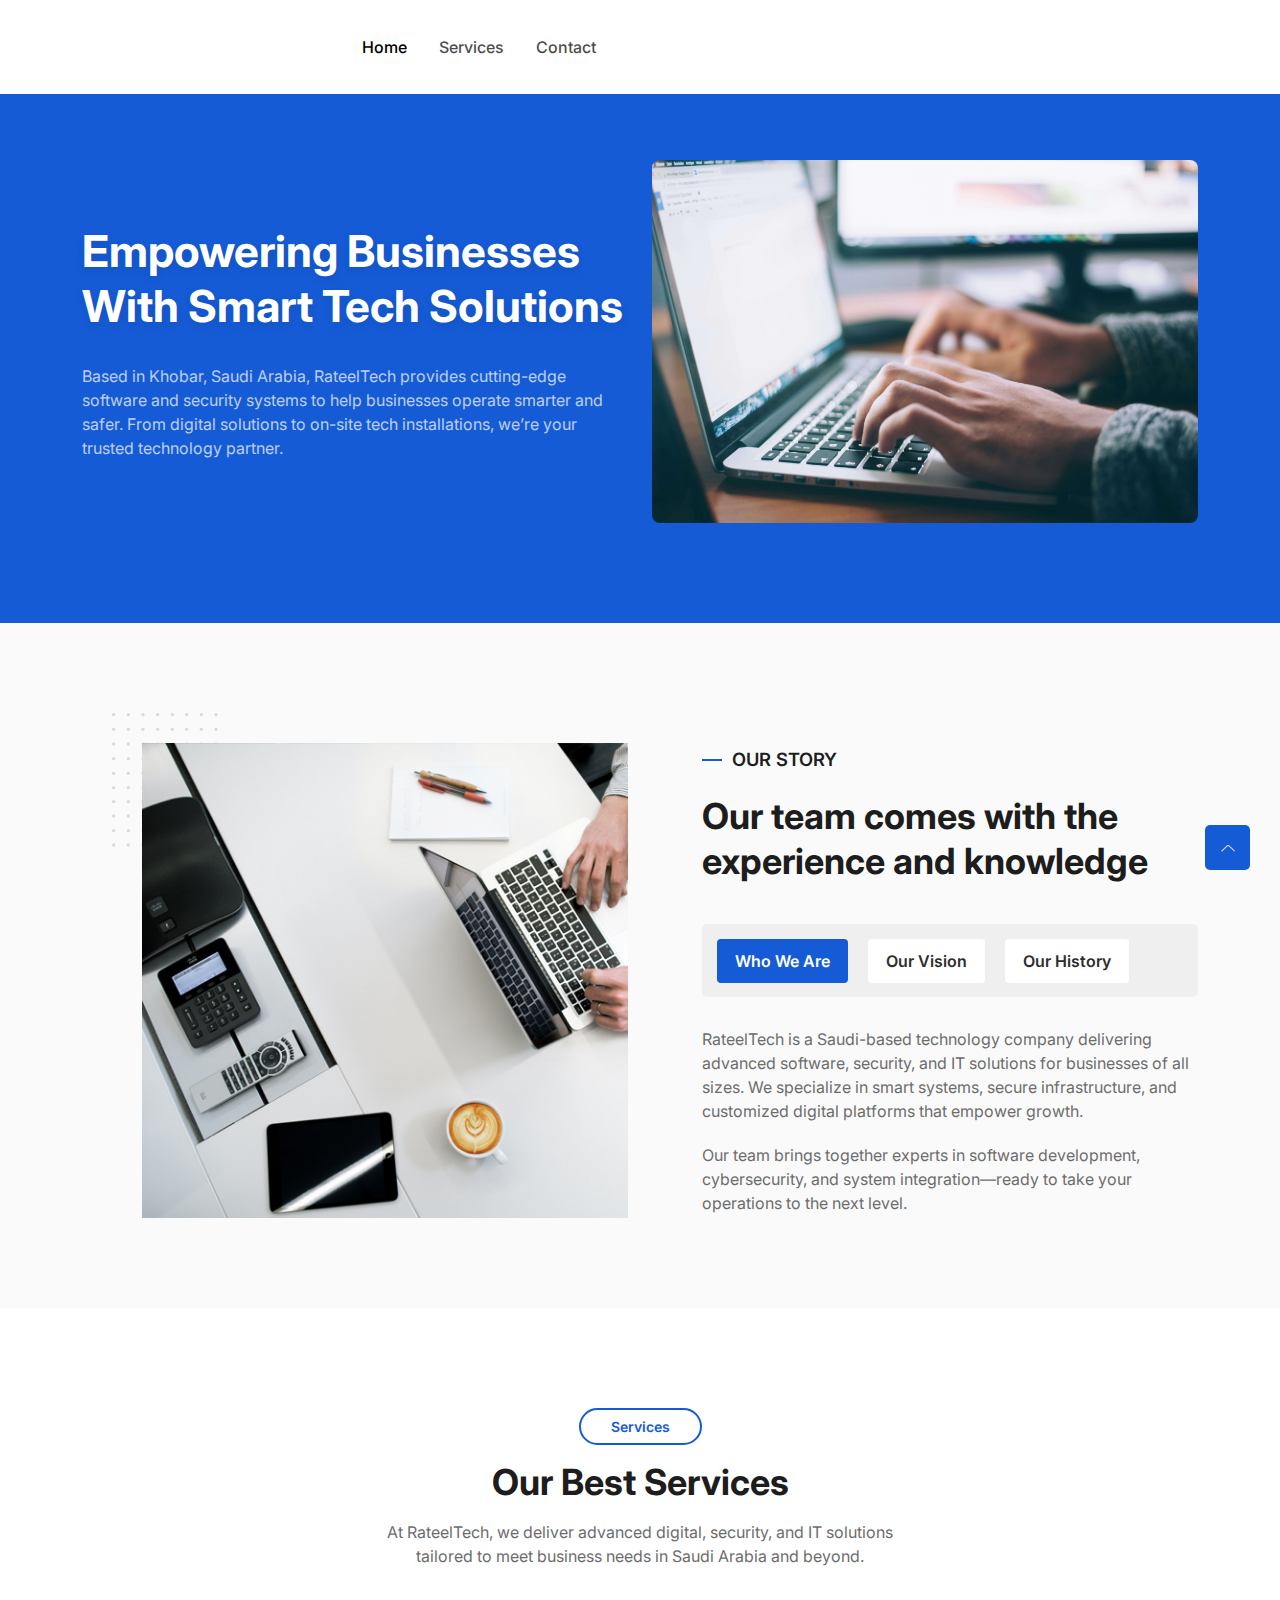
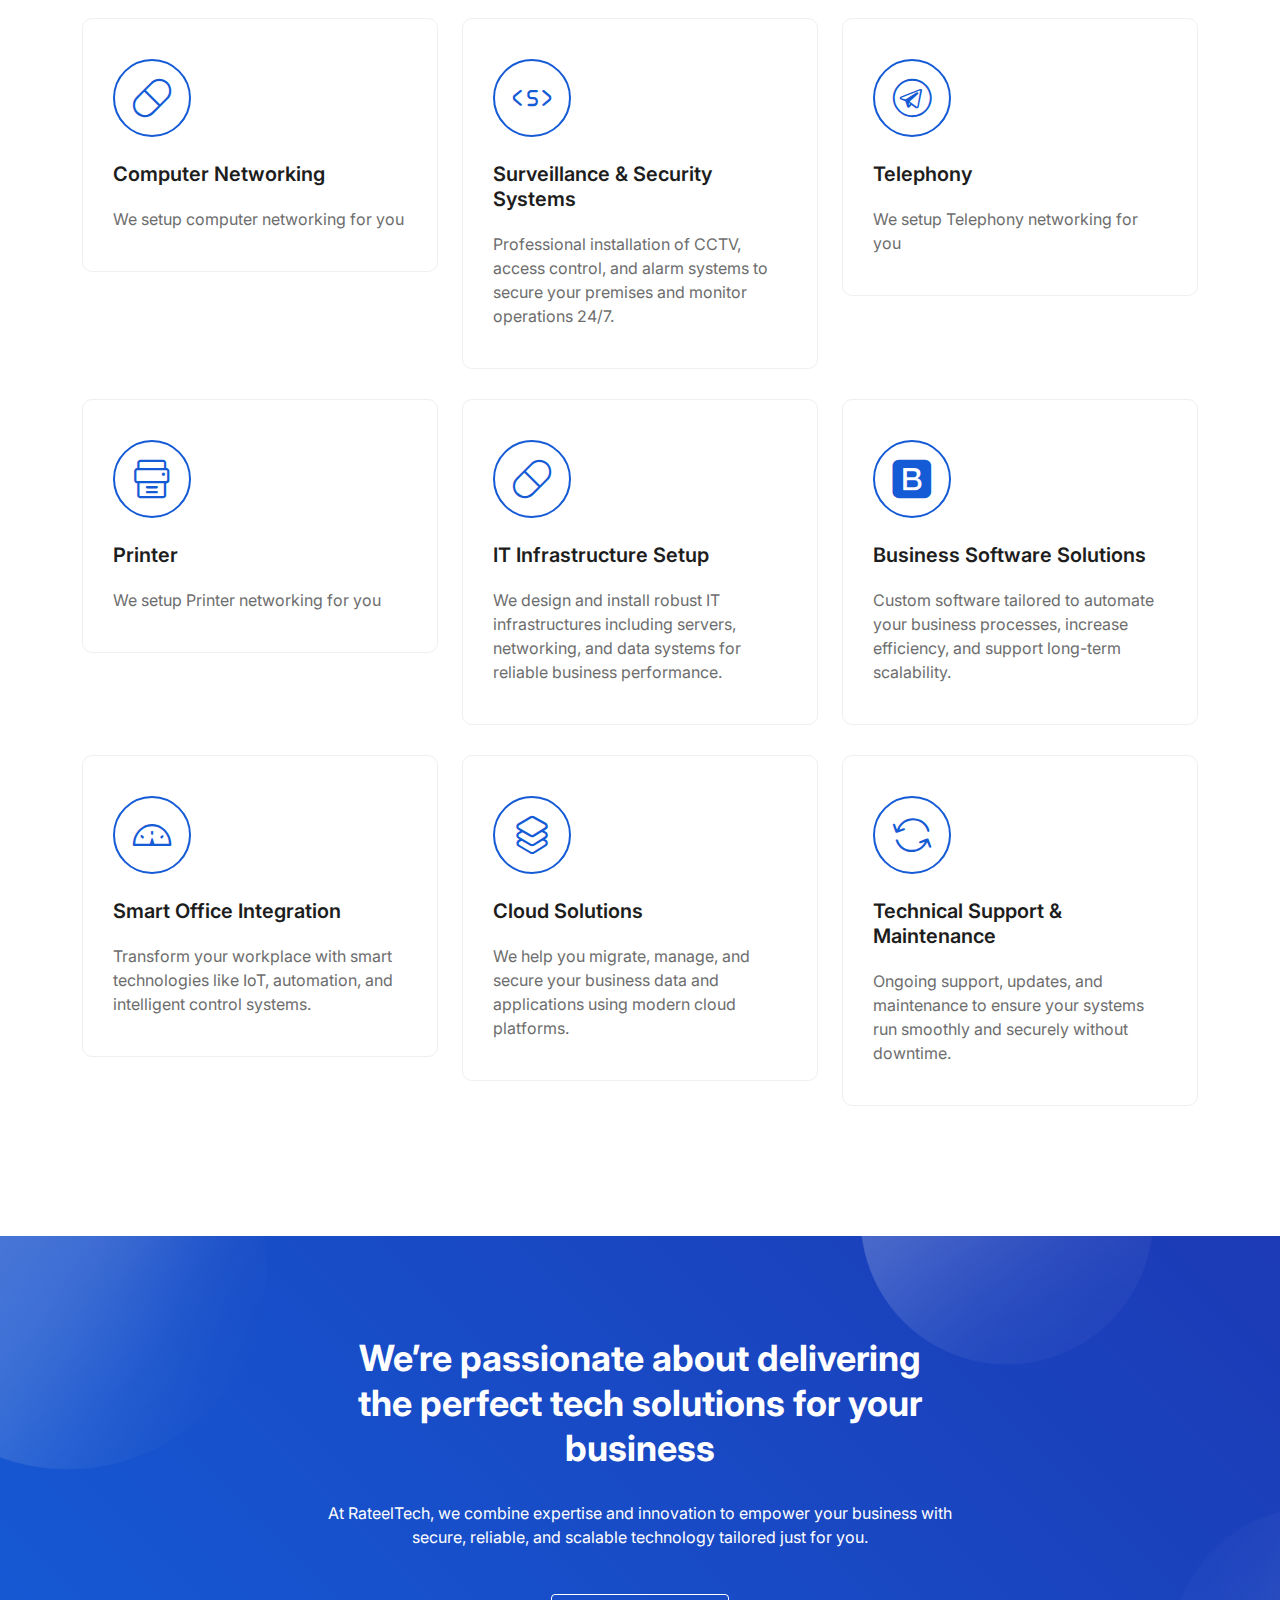
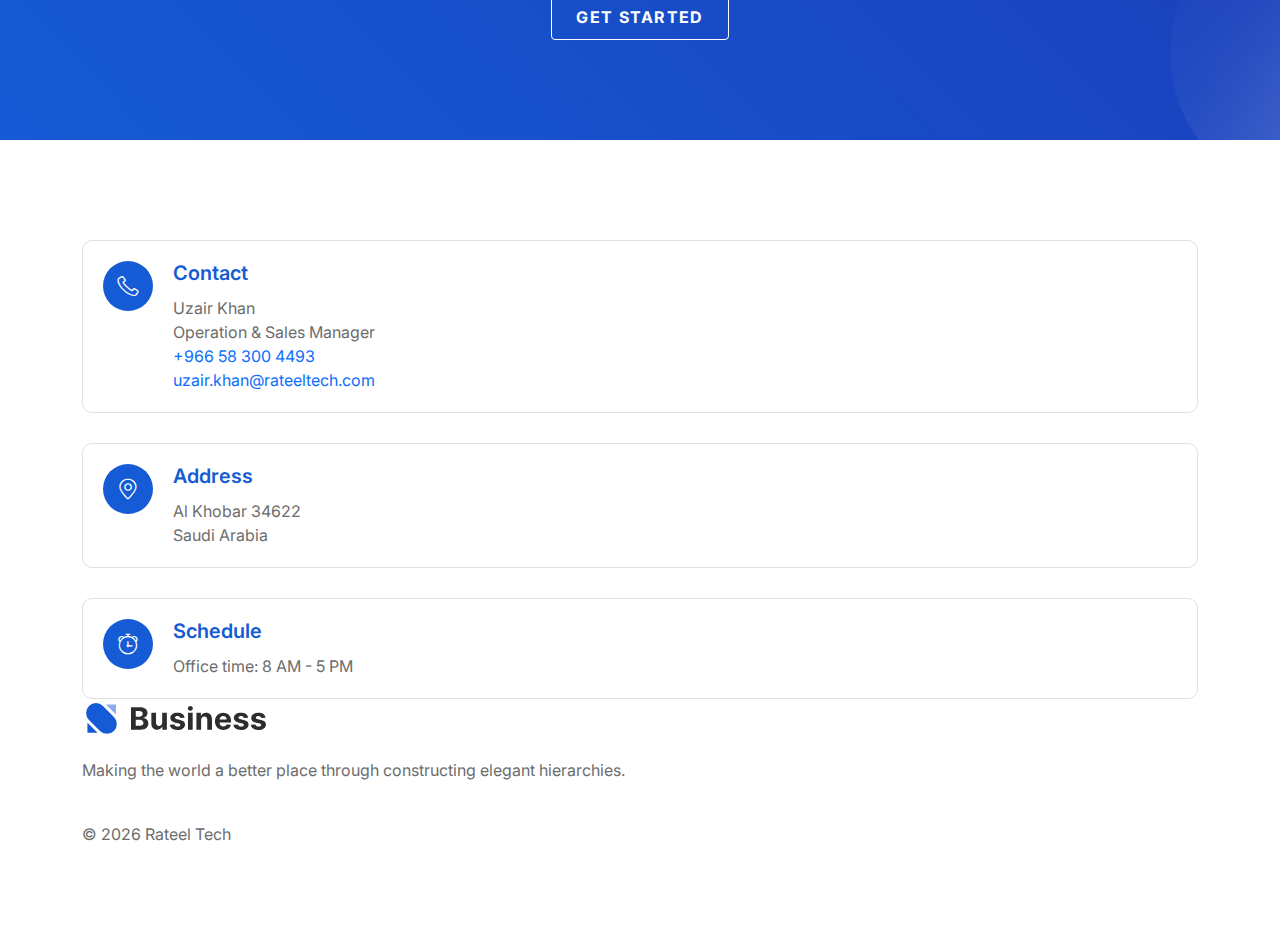
<file: index.html>
<!DOCTYPE html>
<html lang="en">

<head>
  <!--====== Required meta tags ======-->
  <meta charset="utf-8" />
  <meta http-equiv="x-ua-compatible" content="ie=edge" />
  <meta name="description" content="" />
  <meta name="viewport" content="width=device-width, initial-scale=1, shrink-to-fit=no" />

  <!--====== Title ======-->
  <title>RateelTech | Security & Software Solutions</title>

  <!--====== Favicon Icon ======-->
  <link rel="shortcut icon" href="../assets/images/favicon.svg" type="image/svg" />

  <!--====== Bootstrap css ======-->
  <link rel="stylesheet" href="assets/css/bootstrap.min.css" />

  <!--====== Line Icons css ======-->
  <link rel="stylesheet" href="assets/css/lineicons.css" />

  <!--====== Tiny Slider css ======-->
  <link rel="stylesheet" href="assets/css/tiny-slider.css" />


  <link rel="stylesheet" href="style.css" />
</head>

<body>



  <section class="navbar-area navbar-nine">
    <div class="container">
      <div class="row">
        <div class="col-lg-12">
          <nav class="navbar navbar-expand-lg">
            <a class="navbar-brand" href="index.html">
              <img src="assets/images/white-logo.svg" alt="Logo" />
            </a>
            <button class="navbar-toggler" type="button" data-bs-toggle="collapse" data-bs-target="#navbarNine"
              aria-controls="navbarNine" aria-expanded="false" aria-label="Toggle navigation">
              <span class="toggler-icon"></span>
              <span class="toggler-icon"></span>
              <span class="toggler-icon"></span>
            </button>

            <div class="collapse navbar-collapse sub-menu-bar" id="navbarNine">
              <ul class="navbar-nav me-auto">
                <li class="nav-item">
                  <a class="page-scroll active" href="#hero-area">Home</a>
                </li>
                <li class="nav-item">
                  <a class="page-scroll" href="#services">Services</a>
                </li>

                <li class="nav-item">
                  <a class="page-scroll" href="#contact">Contact</a>
                </li>
              </ul>
            </div>

          </nav>
          <!-- navbar -->
        </div>
      </div>
      <!-- row -->
    </div>
    <!-- container -->
  </section>


  <!-- Start header Area -->
  <section id="hero-area" class="header-area header-eight">
    <div class="container">
      <div class="row align-items-center">
        <div class="col-lg-6 col-md-12 col-12">
          <div class="header-content">
            <h1>Empowering Businesses with Smart Tech Solutions</h1>
            <p>Based in Khobar, Saudi Arabia, RateelTech provides cutting-edge software and security systems to help
              businesses operate smarter and safer. From digital solutions to on-site tech installations, we’re your
              trusted technology partner.</p>

          </div>
        </div>
        <div class="col-lg-6 col-md-12 col-12">
          <div class="header-image">
            <img src="assets/images/header/hero-image.jpg" alt="#" />
          </div>
        </div>
      </div>
    </div>
  </section>
  <!-- End header Area -->

  <!--====== ABOUT FIVE PART START ======-->

  <section class="about-area about-five">
    <div class="container">
      <div class="row align-items-center">
        <div class="col-lg-6 col-12">
          <div class="about-image-five">
            <svg class="shape" width="106" height="134" viewBox="0 0 106 134" fill="none"
              xmlns="http://www.w3.org/2000/svg">
              <circle cx="1.66654" cy="1.66679" r="1.66667" fill="#DADADA" />
              <circle cx="1.66654" cy="16.3335" r="1.66667" fill="#DADADA" />
              <circle cx="1.66654" cy="31.0001" r="1.66667" fill="#DADADA" />
              <circle cx="1.66654" cy="45.6668" r="1.66667" fill="#DADADA" />
              <circle cx="1.66654" cy="60.3335" r="1.66667" fill="#DADADA" />
              <circle cx="1.66654" cy="88.6668" r="1.66667" fill="#DADADA" />
              <circle cx="1.66654" cy="117.667" r="1.66667" fill="#DADADA" />
              <circle cx="1.66654" cy="74.6668" r="1.66667" fill="#DADADA" />
              <circle cx="1.66654" cy="103" r="1.66667" fill="#DADADA" />
              <circle cx="1.66654" cy="132" r="1.66667" fill="#DADADA" />
              <circle cx="16.3333" cy="1.66679" r="1.66667" fill="#DADADA" />
              <circle cx="16.3333" cy="16.3335" r="1.66667" fill="#DADADA" />
              <circle cx="16.3333" cy="31.0001" r="1.66667" fill="#DADADA" />
              <circle cx="16.3333" cy="45.6668" r="1.66667" fill="#DADADA" />
              <circle cx="16.333" cy="60.3335" r="1.66667" fill="#DADADA" />
              <circle cx="16.333" cy="88.6668" r="1.66667" fill="#DADADA" />
              <circle cx="16.333" cy="117.667" r="1.66667" fill="#DADADA" />
              <circle cx="16.333" cy="74.6668" r="1.66667" fill="#DADADA" />
              <circle cx="16.333" cy="103" r="1.66667" fill="#DADADA" />
              <circle cx="16.333" cy="132" r="1.66667" fill="#DADADA" />
              <circle cx="30.9998" cy="1.66679" r="1.66667" fill="#DADADA" />
              <circle cx="74.6665" cy="1.66679" r="1.66667" fill="#DADADA" />
              <circle cx="30.9998" cy="16.3335" r="1.66667" fill="#DADADA" />
              <circle cx="74.6665" cy="16.3335" r="1.66667" fill="#DADADA" />
              <circle cx="30.9998" cy="31.0001" r="1.66667" fill="#DADADA" />
              <circle cx="74.6665" cy="31.0001" r="1.66667" fill="#DADADA" />
              <circle cx="30.9998" cy="45.6668" r="1.66667" fill="#DADADA" />
              <circle cx="74.6665" cy="45.6668" r="1.66667" fill="#DADADA" />
              <circle cx="31" cy="60.3335" r="1.66667" fill="#DADADA" />
              <circle cx="74.6668" cy="60.3335" r="1.66667" fill="#DADADA" />
              <circle cx="31" cy="88.6668" r="1.66667" fill="#DADADA" />
              <circle cx="74.6668" cy="88.6668" r="1.66667" fill="#DADADA" />
              <circle cx="31" cy="117.667" r="1.66667" fill="#DADADA" />
              <circle cx="74.6668" cy="117.667" r="1.66667" fill="#DADADA" />
              <circle cx="31" cy="74.6668" r="1.66667" fill="#DADADA" />
              <circle cx="74.6668" cy="74.6668" r="1.66667" fill="#DADADA" />
              <circle cx="31" cy="103" r="1.66667" fill="#DADADA" />
              <circle cx="74.6668" cy="103" r="1.66667" fill="#DADADA" />
              <circle cx="31" cy="132" r="1.66667" fill="#DADADA" />
              <circle cx="74.6668" cy="132" r="1.66667" fill="#DADADA" />
              <circle cx="45.6665" cy="1.66679" r="1.66667" fill="#DADADA" />
              <circle cx="89.3333" cy="1.66679" r="1.66667" fill="#DADADA" />
              <circle cx="45.6665" cy="16.3335" r="1.66667" fill="#DADADA" />
              <circle cx="89.3333" cy="16.3335" r="1.66667" fill="#DADADA" />
              <circle cx="45.6665" cy="31.0001" r="1.66667" fill="#DADADA" />
              <circle cx="89.3333" cy="31.0001" r="1.66667" fill="#DADADA" />
              <circle cx="45.6665" cy="45.6668" r="1.66667" fill="#DADADA" />
              <circle cx="89.3333" cy="45.6668" r="1.66667" fill="#DADADA" />
              <circle cx="45.6665" cy="60.3335" r="1.66667" fill="#DADADA" />
              <circle cx="89.3333" cy="60.3335" r="1.66667" fill="#DADADA" />
              <circle cx="45.6665" cy="88.6668" r="1.66667" fill="#DADADA" />
              <circle cx="89.3333" cy="88.6668" r="1.66667" fill="#DADADA" />
              <circle cx="45.6665" cy="117.667" r="1.66667" fill="#DADADA" />
              <circle cx="89.3333" cy="117.667" r="1.66667" fill="#DADADA" />
              <circle cx="45.6665" cy="74.6668" r="1.66667" fill="#DADADA" />
              <circle cx="89.3333" cy="74.6668" r="1.66667" fill="#DADADA" />
              <circle cx="45.6665" cy="103" r="1.66667" fill="#DADADA" />
              <circle cx="89.3333" cy="103" r="1.66667" fill="#DADADA" />
              <circle cx="45.6665" cy="132" r="1.66667" fill="#DADADA" />
              <circle cx="89.3333" cy="132" r="1.66667" fill="#DADADA" />
              <circle cx="60.3333" cy="1.66679" r="1.66667" fill="#DADADA" />
              <circle cx="104" cy="1.66679" r="1.66667" fill="#DADADA" />
              <circle cx="60.3333" cy="16.3335" r="1.66667" fill="#DADADA" />
              <circle cx="104" cy="16.3335" r="1.66667" fill="#DADADA" />
              <circle cx="60.3333" cy="31.0001" r="1.66667" fill="#DADADA" />
              <circle cx="104" cy="31.0001" r="1.66667" fill="#DADADA" />
              <circle cx="60.3333" cy="45.6668" r="1.66667" fill="#DADADA" />
              <circle cx="104" cy="45.6668" r="1.66667" fill="#DADADA" />
              <circle cx="60.333" cy="60.3335" r="1.66667" fill="#DADADA" />
              <circle cx="104" cy="60.3335" r="1.66667" fill="#DADADA" />
              <circle cx="60.333" cy="88.6668" r="1.66667" fill="#DADADA" />
              <circle cx="104" cy="88.6668" r="1.66667" fill="#DADADA" />
              <circle cx="60.333" cy="117.667" r="1.66667" fill="#DADADA" />
              <circle cx="104" cy="117.667" r="1.66667" fill="#DADADA" />
              <circle cx="60.333" cy="74.6668" r="1.66667" fill="#DADADA" />
              <circle cx="104" cy="74.6668" r="1.66667" fill="#DADADA" />
              <circle cx="60.333" cy="103" r="1.66667" fill="#DADADA" />
              <circle cx="104" cy="103" r="1.66667" fill="#DADADA" />
              <circle cx="60.333" cy="132" r="1.66667" fill="#DADADA" />
              <circle cx="104" cy="132" r="1.66667" fill="#DADADA" />
            </svg>
            <img src="assets/images/about/about-img1.jpg" alt="about" />
          </div>
        </div>
        <div class="col-lg-6 col-12">
          <div class="about-five-content">
            <h6 class="small-title text-lg">OUR STORY</h6>
            <h2 class="main-title fw-bold">Our team comes with the experience and knowledge</h2>
            <div class="about-five-tab">
              <nav>
                <div class="nav nav-tabs" id="nav-tab" role="tablist">
                  <button class="nav-link active" id="nav-who-tab" data-bs-toggle="tab" data-bs-target="#nav-who"
                    type="button" role="tab" aria-controls="nav-who" aria-selected="true">Who We Are</button>
                  <button class="nav-link" id="nav-vision-tab" data-bs-toggle="tab" data-bs-target="#nav-vision"
                    type="button" role="tab" aria-controls="nav-vision" aria-selected="false">Our Vision</button>
                  <button class="nav-link" id="nav-history-tab" data-bs-toggle="tab" data-bs-target="#nav-history"
                    type="button" role="tab" aria-controls="nav-history" aria-selected="false">Our History</button>
                </div>
              </nav>
              <div class="tab-content" id="nav-tabContent">
                <div class="tab-pane fade show active" id="nav-who" role="tabpanel" aria-labelledby="nav-who-tab">
                  <p>RateelTech is a Saudi-based technology company delivering advanced software, security, and IT
                    solutions for businesses of all sizes. We specialize in smart systems, secure infrastructure, and
                    customized digital platforms that empower growth.</p>
                  <p>Our team brings together experts in software development, cybersecurity, and system
                    integration—ready to take your operations to the next level.</p>
                </div>
                <div class="tab-pane fade" id="nav-vision" role="tabpanel" aria-labelledby="nav-vision-tab">
                  <p>We envision a future where every business in Saudi Arabia and beyond operates efficiently,
                    securely, and intelligently through technology. Our goal is to be the region's leading provider of
                    trusted, high-impact tech solutions.</p>
                  <p>Innovation, reliability, and service excellence drive us to deliver tech that transforms.</p>
                </div>
                <div class="tab-pane fade" id="nav-history" role="tabpanel" aria-labelledby="nav-history-tab">
                  <p>Founded in Al Khobar, RateelTech started with a vision to bring advanced technology to local
                    businesses. From humble beginnings in software and security installations, we’ve grown into a
                    full-scale tech solutions provider.</p>
                  <p>Our journey is built on partnerships, innovation, and a strong commitment to client success across
                    Saudi Arabia.</p>
                </div>
              </div>
            </div>
          </div>
        </div>
      </div>
      <!-- container -->
  </section>

  <!--====== ABOUT FIVE PART ENDS ======-->

  <!-- ===== service-area start ===== -->
  <section id="services" class="services-area services-eight">
    <div class="section-title-five">
      <div class="container">
        <div class="row">
          <div class="col-12">
            <div class="content">
              <h6>Services</h6>
              <h2 class="fw-bold">Our Best Services</h2>
              <p>At RateelTech, we deliver advanced digital, security, and IT solutions tailored to meet business needs
                in Saudi Arabia and beyond.</p>
            </div>
          </div>
        </div>
      </div>
    </div>
    <div class="container">
      <div class="row">
        <div class="col-lg-4 col-md-6">
          <div class="single-services">
            <div class="service-icon">
              <i class="lni lni-capsule"></i>
            </div>
            <div class="service-content">
              <h4>Computer Networking</h4>
              <p>We setup computer networking for you</p>
            </div>
          </div>
        </div>
        <div class="col-lg-4 col-md-6">
          <div class="single-services">
            <div class="service-icon">
              <i class="lni lni-shortcode"></i>
            </div>
            <div class="service-content">
              <h4>Surveillance & Security Systems</h4>
              <p>Professional installation of CCTV, access control, and alarm systems to secure your premises and
                monitor operations 24/7.</p>
            </div>
          </div>
        </div>
        <div class="col-lg-4 col-md-6">
          <div class="single-services">
            <div class="service-icon">
              <i class="lni lni-telegram"></i>
            </div>
            <div class="service-content">
              <h4>Telephony</h4>
              <p>We setup Telephony networking for you</p>
            </div>
          </div>
        </div>
        <div class="col-lg-4 col-md-6">
          <div class="single-services">
            <div class="service-icon">
              <i class="lni lni-printer"></i>
            </div>
            <div class="service-content">
              <h4>Printer</h4>
              <p>We setup Printer networking for you</p>
            </div>
          </div>
        </div>
        <div class="col-lg-4 col-md-6">
          <div class="single-services">
            <div class="service-icon">
              <i class="lni lni-capsule"></i>
            </div>
            <div class="service-content">
              <h4>IT Infrastructure Setup</h4>
              <p>We design and install robust IT infrastructures including servers, networking, and data systems for
                reliable business performance.</p>
            </div>
          </div>
        </div>
        <div class="col-lg-4 col-md-6">
          <div class="single-services">
            <div class="service-icon">
              <i class="lni lni-bootstrap"></i>
            </div>
            <div class="service-content">
              <h4>Business Software Solutions</h4>
              <p>Custom software tailored to automate your business processes, increase efficiency, and support
                long-term scalability.</p>
            </div>
          </div>
        </div>

        <div class="col-lg-4 col-md-6">
          <div class="single-services">
            <div class="service-icon">
              <i class="lni lni-dashboard"></i>
            </div>
            <div class="service-content">
              <h4>Smart Office Integration</h4>
              <p>Transform your workplace with smart technologies like IoT, automation, and intelligent control systems.
              </p>
            </div>
          </div>
        </div>
        <div class="col-lg-4 col-md-6">
          <div class="single-services">
            <div class="service-icon">
              <i class="lni lni-layers"></i>
            </div>
            <div class="service-content">
              <h4>Cloud Solutions</h4>
              <p>We help you migrate, manage, and secure your business data and applications using modern cloud
                platforms.</p>
            </div>
          </div>
        </div>
        <div class="col-lg-4 col-md-6">
          <div class="single-services">
            <div class="service-icon">
              <i class="lni lni-reload"></i>
            </div>
            <div class="service-content">
              <h4>Technical Support & Maintenance</h4>
              <p>Ongoing support, updates, and maintenance to ensure your systems run smoothly and securely without
                downtime.</p>
            </div>
          </div>
        </div>
      </div>
    </div>
  </section>

  <section id="call-action" class="call-action">
    <div class="container">
      <div class="row justify-content-center">
        <div class="col-xxl-6 col-xl-7 col-lg-8 col-md-9">
          <div class="inner-content">
            <h2>We’re passionate about delivering <br />the perfect tech solutions for your business</h2>
            <p>At RateelTech, we combine expertise and innovation to empower your business with secure, reliable, and
              scalable technology tailored just for you.</p>
            <div class="light-rounded-buttons">
              <a href="javascript:void(0)" class="btn primary-btn-outline">Get Started</a>
            </div>
          </div>
        </div>
      </div>
    </div>
  </section>


  <section id="contact" class="contact-section">
    <div class="container">
      <div class="row">
        <div class="col-xl-12">
          <div class="contact-item-wrapper">
            <div class="row">
              <div class="col-12 col-md-12 col-xl-12">
                <div class="contact-item">
                  <div class="contact-icon">
                    <i class="lni lni-phone"></i>
                  </div>
                  <div class="contact-content">
                    <h4>Contact</h4>
                    <b>
                      <p>Uzair Khan</p>
                    </b>
                    <b>
                      <p>Operation &amp; Sales Manager</p>
                    </b>
                    <p><a href="tel:+966583004493">+966 58 300 4493</a></p>
                    <p><a href="mailto:uzair.khan@rateeltech.com">uzair.khan@rateeltech.com</a></p>
                    <p></p>
                    <!-- <p>rateeltech@gmail.com</p> -->
                  </div>
                </div>
              </div>
              <div class="col-12 col-md-6 col-xl-12">
                <div class="contact-item">
                  <div class="contact-icon">
                    <i class="lni lni-map-marker"></i>
                  </div>
                  <div class="contact-content">
                    <h4>Address</h4>
                    <p>Al Khobar 34622</p>
                    <p>Saudi Arabia</p>
                  </div>
                </div>
              </div>
              <div class="col-12 col-md-6 col-xl-12">
                <div class="contact-item">
                  <div class="contact-icon">
                    <i class="lni lni-alarm-clock"></i>
                  </div>
                  <div class="contact-content">
                    <h4>Schedule</h4>
                    <p>Office time: 8 AM - 5 PM</p>
                  </div>
                </div>
              </div>
            </div>
          </div>
        </div>

      </div>
    </div>
  </section>
  <!-- ========================= contact-section end ========================= -->

  <!-- ========================= map-section end ========================= -->
  <section class="map-section map-style-9">
    <div class="map-container">
      <object style="border:0; height: 500px; width: 100%;"
        data="https://www.google.com/maps/embed?pb=!1m18!1m12!1m3!1d7155.524309067409!2d50.20203164618356!3d26.26938167896405!2m3!1f0!2f0!3f0!3m2!1i1024!2i768!4f13.1!3m3!1m2!1s0x3e49c29ef717feb7%3A0xbedf76c2908211dc!2sAl%20Khobar%20Al%20Janubiyah%2C%20Al%20Khobar%2034622%2C%20Saudi%20Arabia!5e0!3m2!1sen!2sin!4v1750922896769!5m2!1sen!2sin"></object>
    </div>
    </div>
  </section>
  <!-- ========================= map-section end ========================= -->

  <!-- Start Footer Area -->
  <footer class="footer-area footer-eleven">
    <!-- Start Footer Top -->
    <div class="footer-top">
      <div class="container">
        <div class="inner-content">
          <div class="row">
            <div class="col-lg-12 col-md-12 col-12">
              <!-- Single Widget -->
              <div class="footer-widget f-about">
                <div class="logo">
                  <a href="index.html">
                    <img src="assets/images/logo.svg" alt="#" class="img-fluid" />
                  </a>
                </div>
                <p>
                  Making the world a better place through constructing elegant
                  hierarchies.
                </p>
                <p class="copyright-text">
                  <span>© <script>document.write(new Date().getFullYear())</script>  Rateel Tech</span>
                </p>
              </div>
              <!-- End Single Widget -->
            </div>

          </div>
        </div>
      </div>
    </div>
    </div>
    <!--/ End Footer Top -->
  </footer>
  <!--/ End Footer Area -->


  <a href="#" class="scroll-top btn-hover">
    <i class="lni lni-chevron-up"></i>
  </a>

  <!--====== js ======-->
  <script src="assets/js/bootstrap.bundle.min.js"></script>
  <!-- <script src="assets/js/glightbox.min.js"></script> -->
  <script src="assets/js/main.js"></script>
  <script src="assets/js/tiny-slider.js"></script>

  <script>

    //===== close navbar-collapse when a  clicked
    let navbarTogglerNine = document.querySelector(
      ".navbar-nine .navbar-toggler"
    );
    navbarTogglerNine.addEventListener("click", function () {
      navbarTogglerNine.classList.toggle("active");
    });

    // ==== left sidebar toggle
    let sidebarLeft = document.querySelector(".sidebar-left");
    let overlayLeft = document.querySelector(".overlay-left");
    let sidebarClose = document.querySelector(".sidebar-close .close");

    overlayLeft.addEventListener("click", function () {
      sidebarLeft.classList.toggle("open");
      overlayLeft.classList.toggle("open");
    });
    sidebarClose.addEventListener("click", function () {
      sidebarLeft.classList.remove("open");
      overlayLeft.classList.remove("open");
    });

    // ===== navbar nine sideMenu
    let sideMenuLeftNine = document.querySelector(".navbar-nine .menu-bar");

    sideMenuLeftNine.addEventListener("click", function () {
      sidebarLeft.classList.add("open");
      overlayLeft.classList.add("open");
    });

    // //========= glightbox
    // GLightbox({
    //   'href': 'https://www.youtube.com/watch?v=r44RKWyfcFw&fbclid=IwAR21beSJORalzmzokxDRcGfkZA1AtRTE__l5N4r09HcGS5Y6vOluyouM9EM',
    //   'type': 'video',
    //   'source': 'youtube', //vimeo, youtube or local
    //   'width': 900,
    //   'autoplayVideos': true,
    // });

  </script>
</body>

</html>
</file>
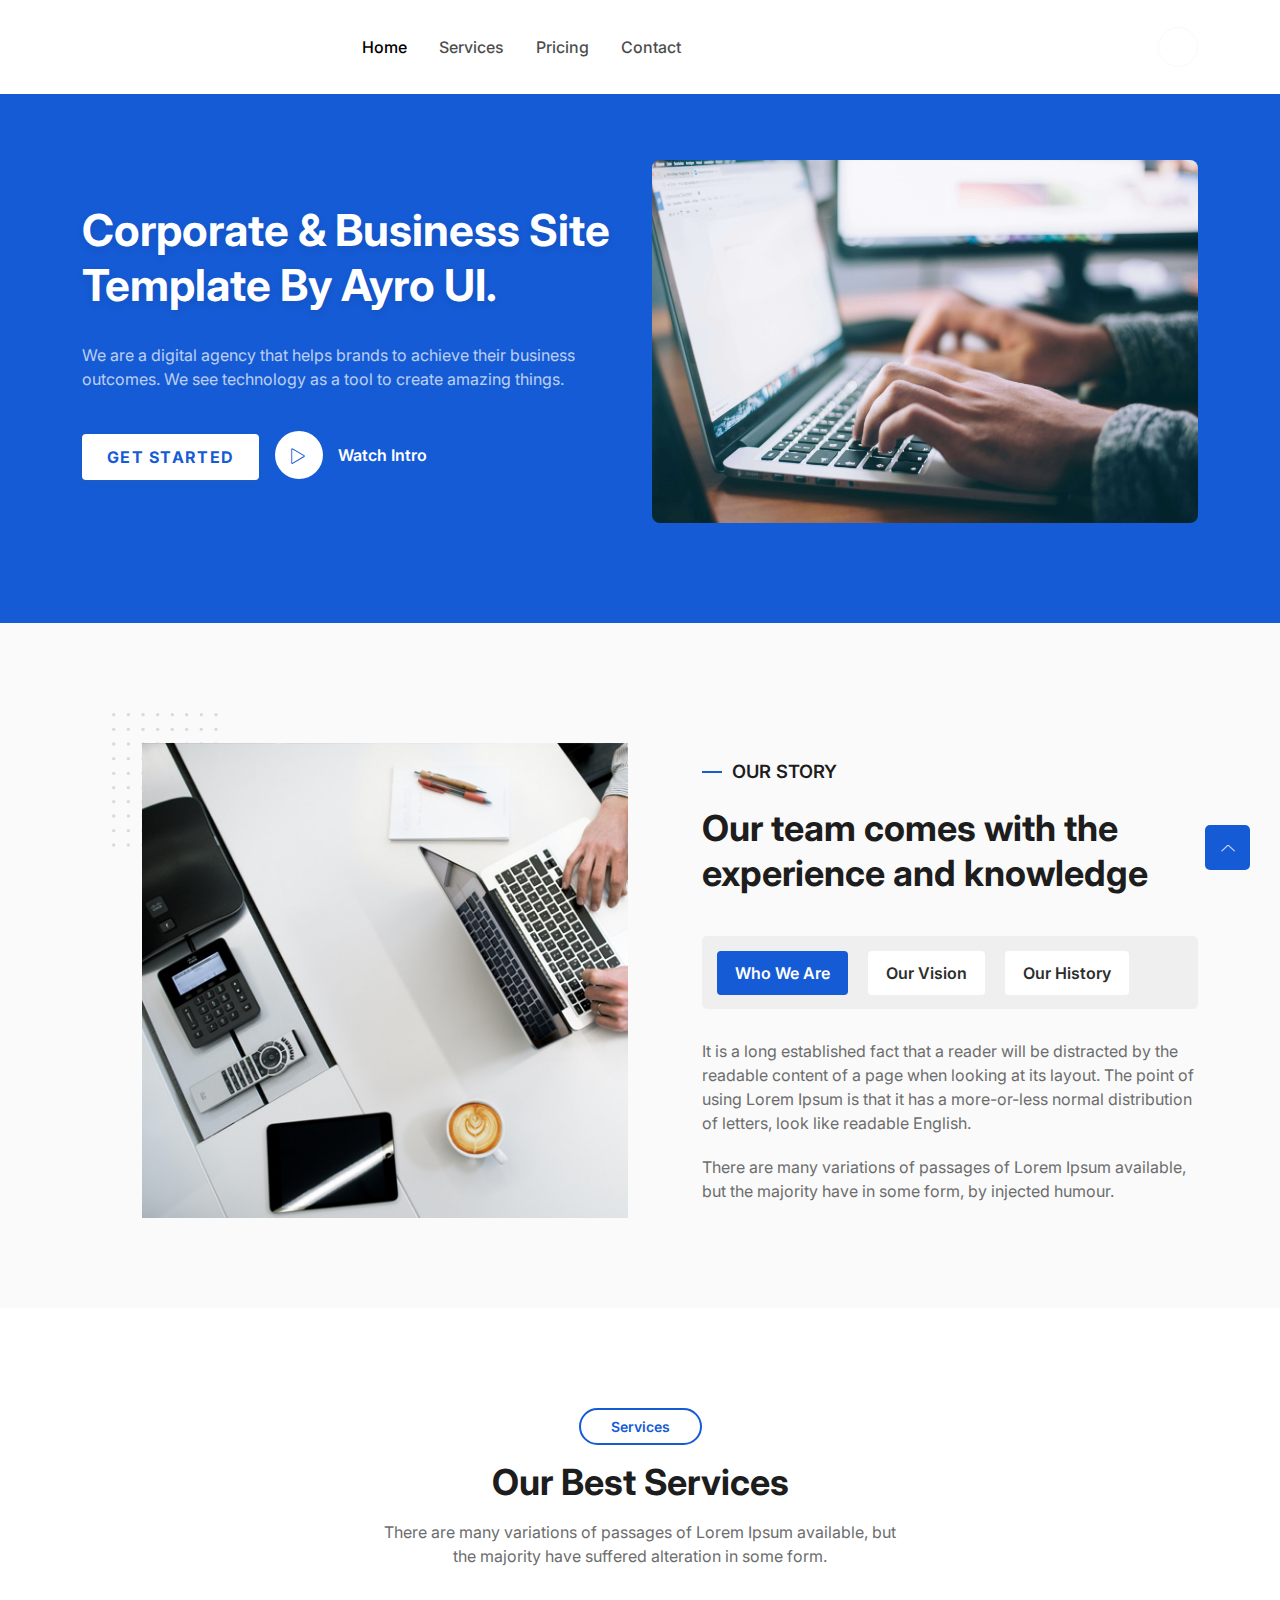
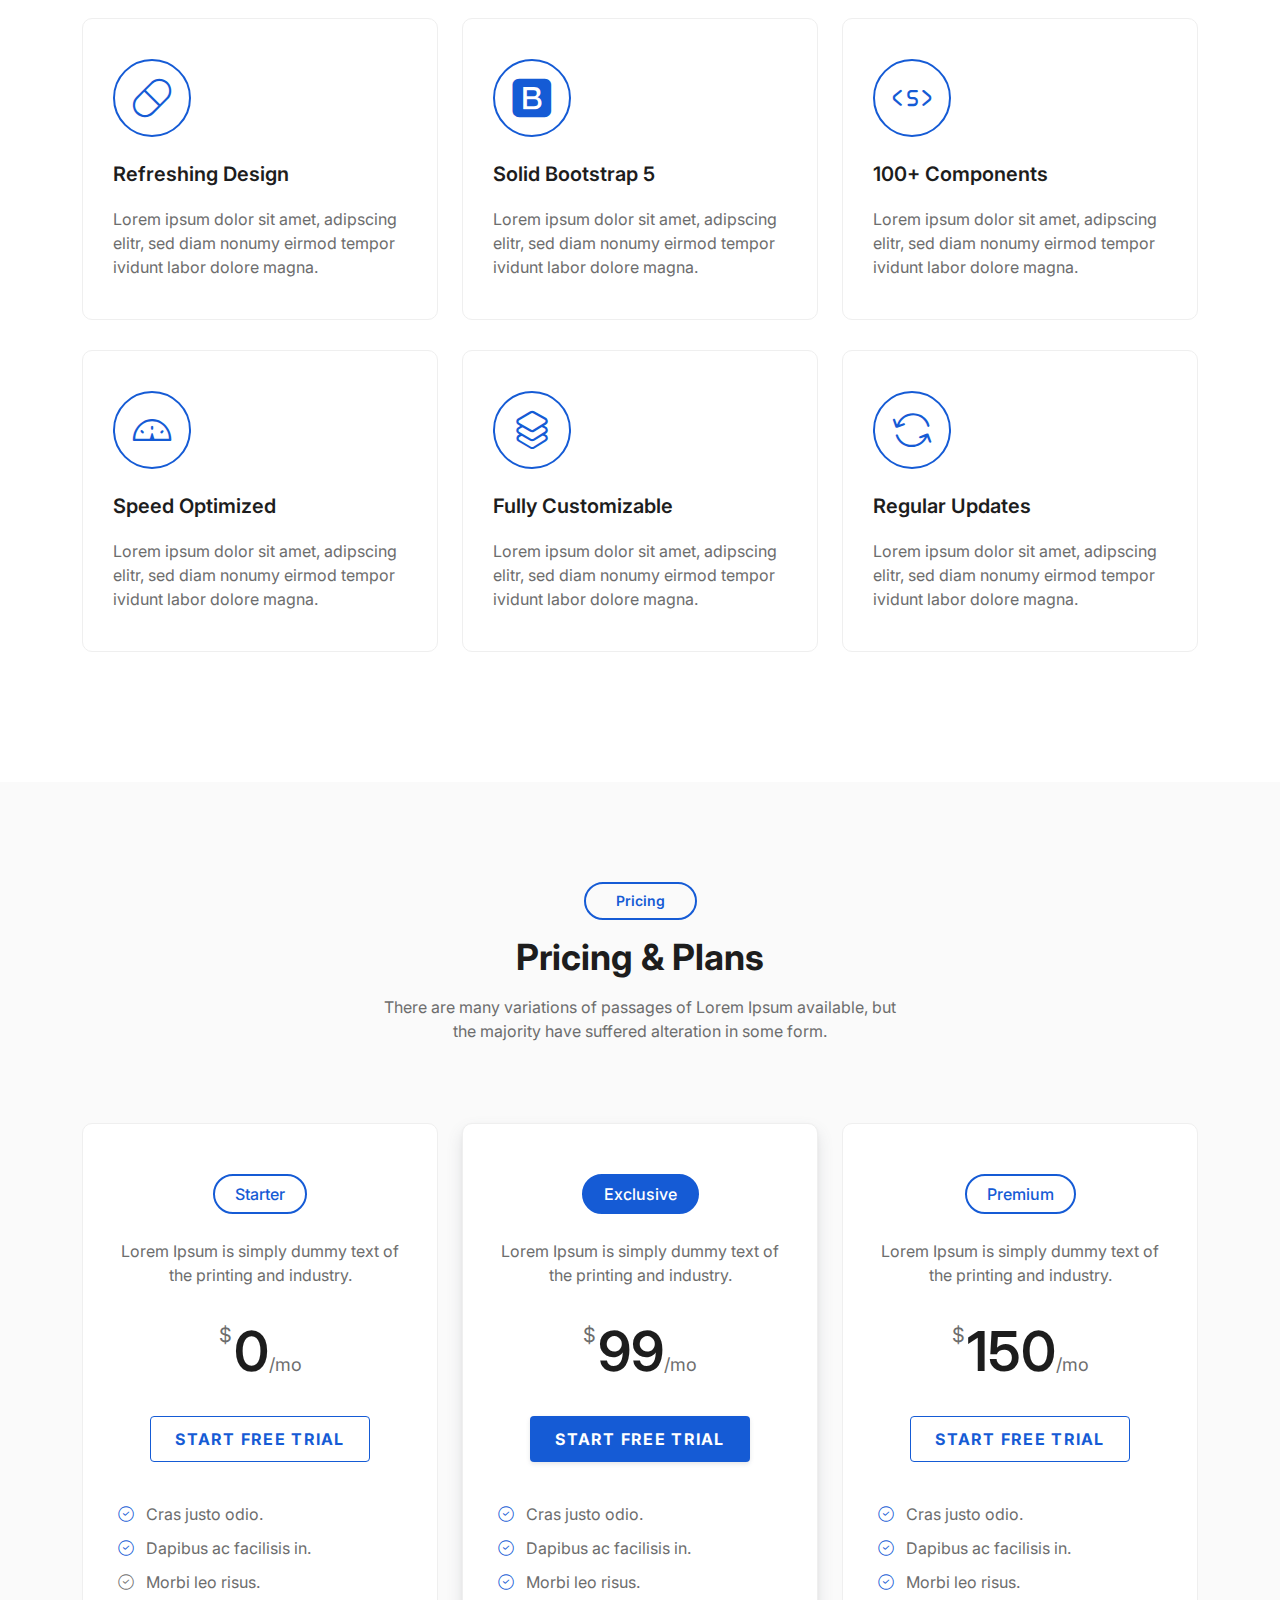
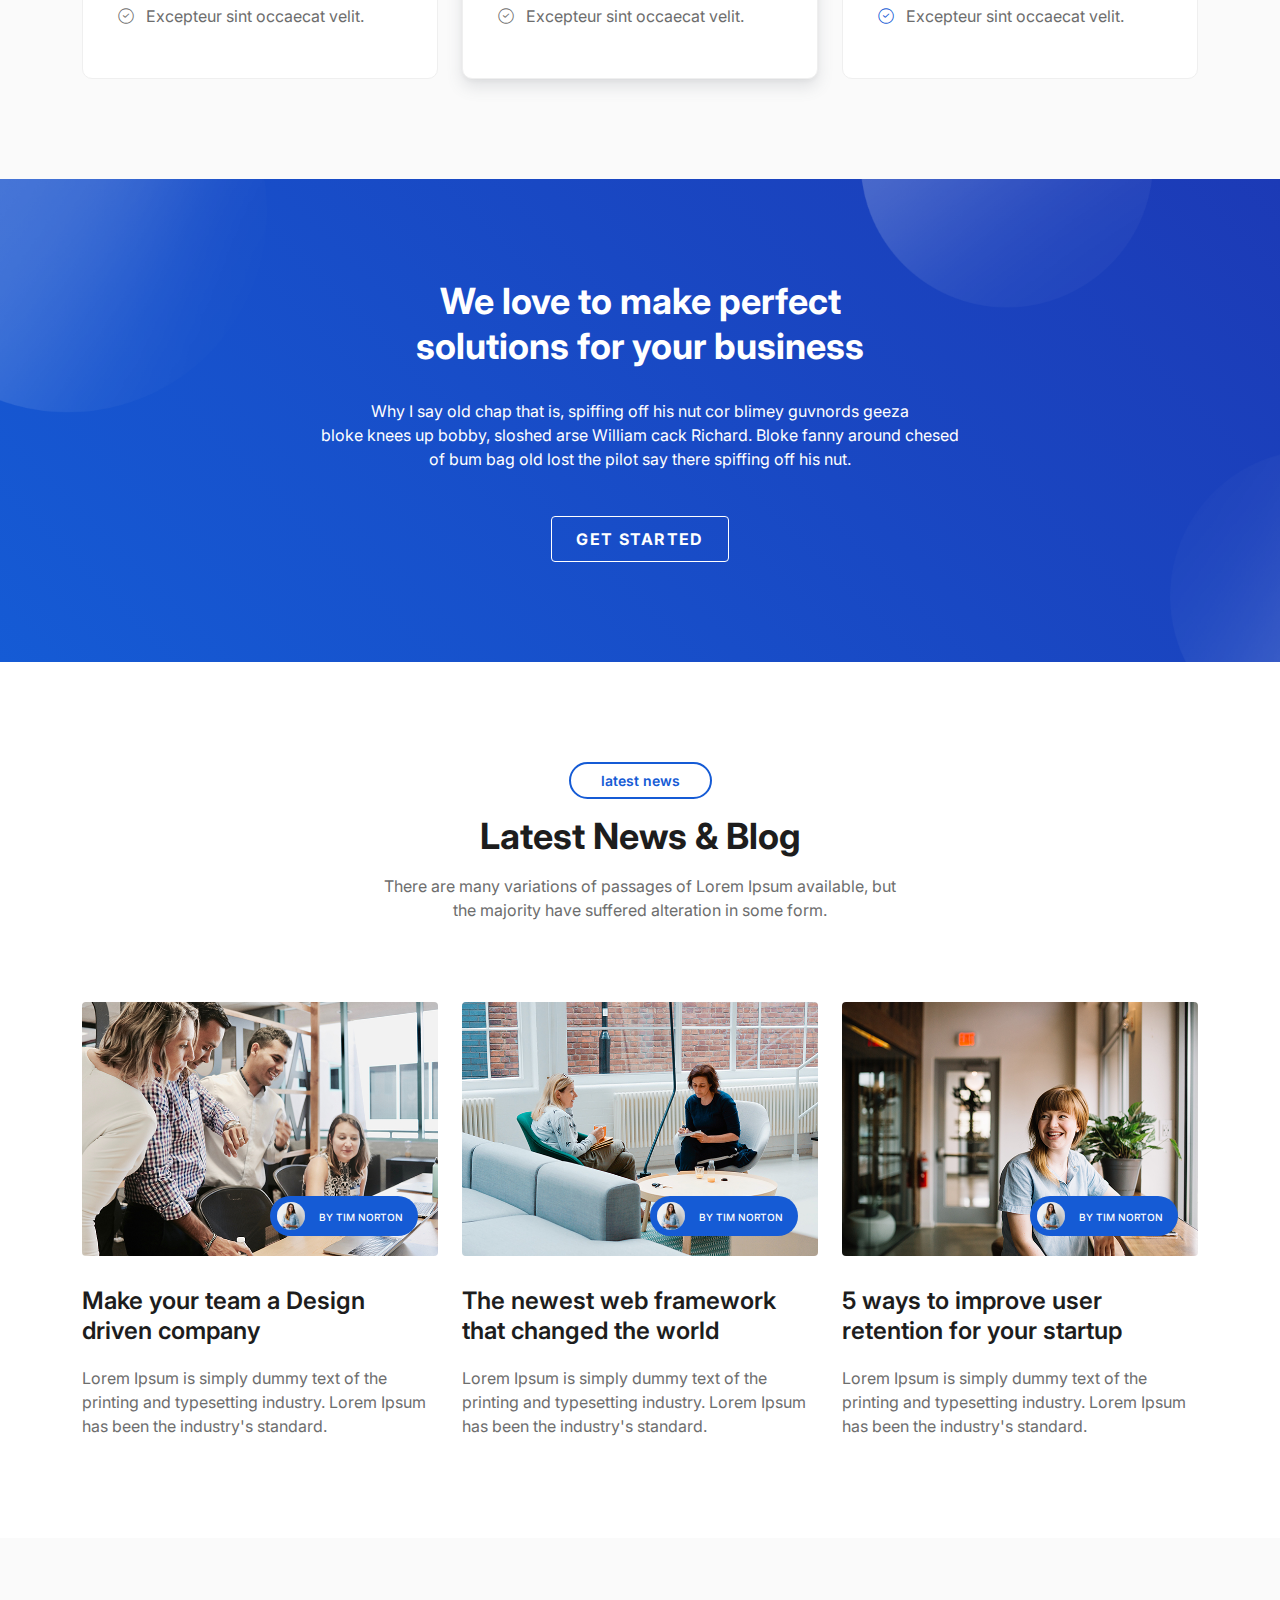
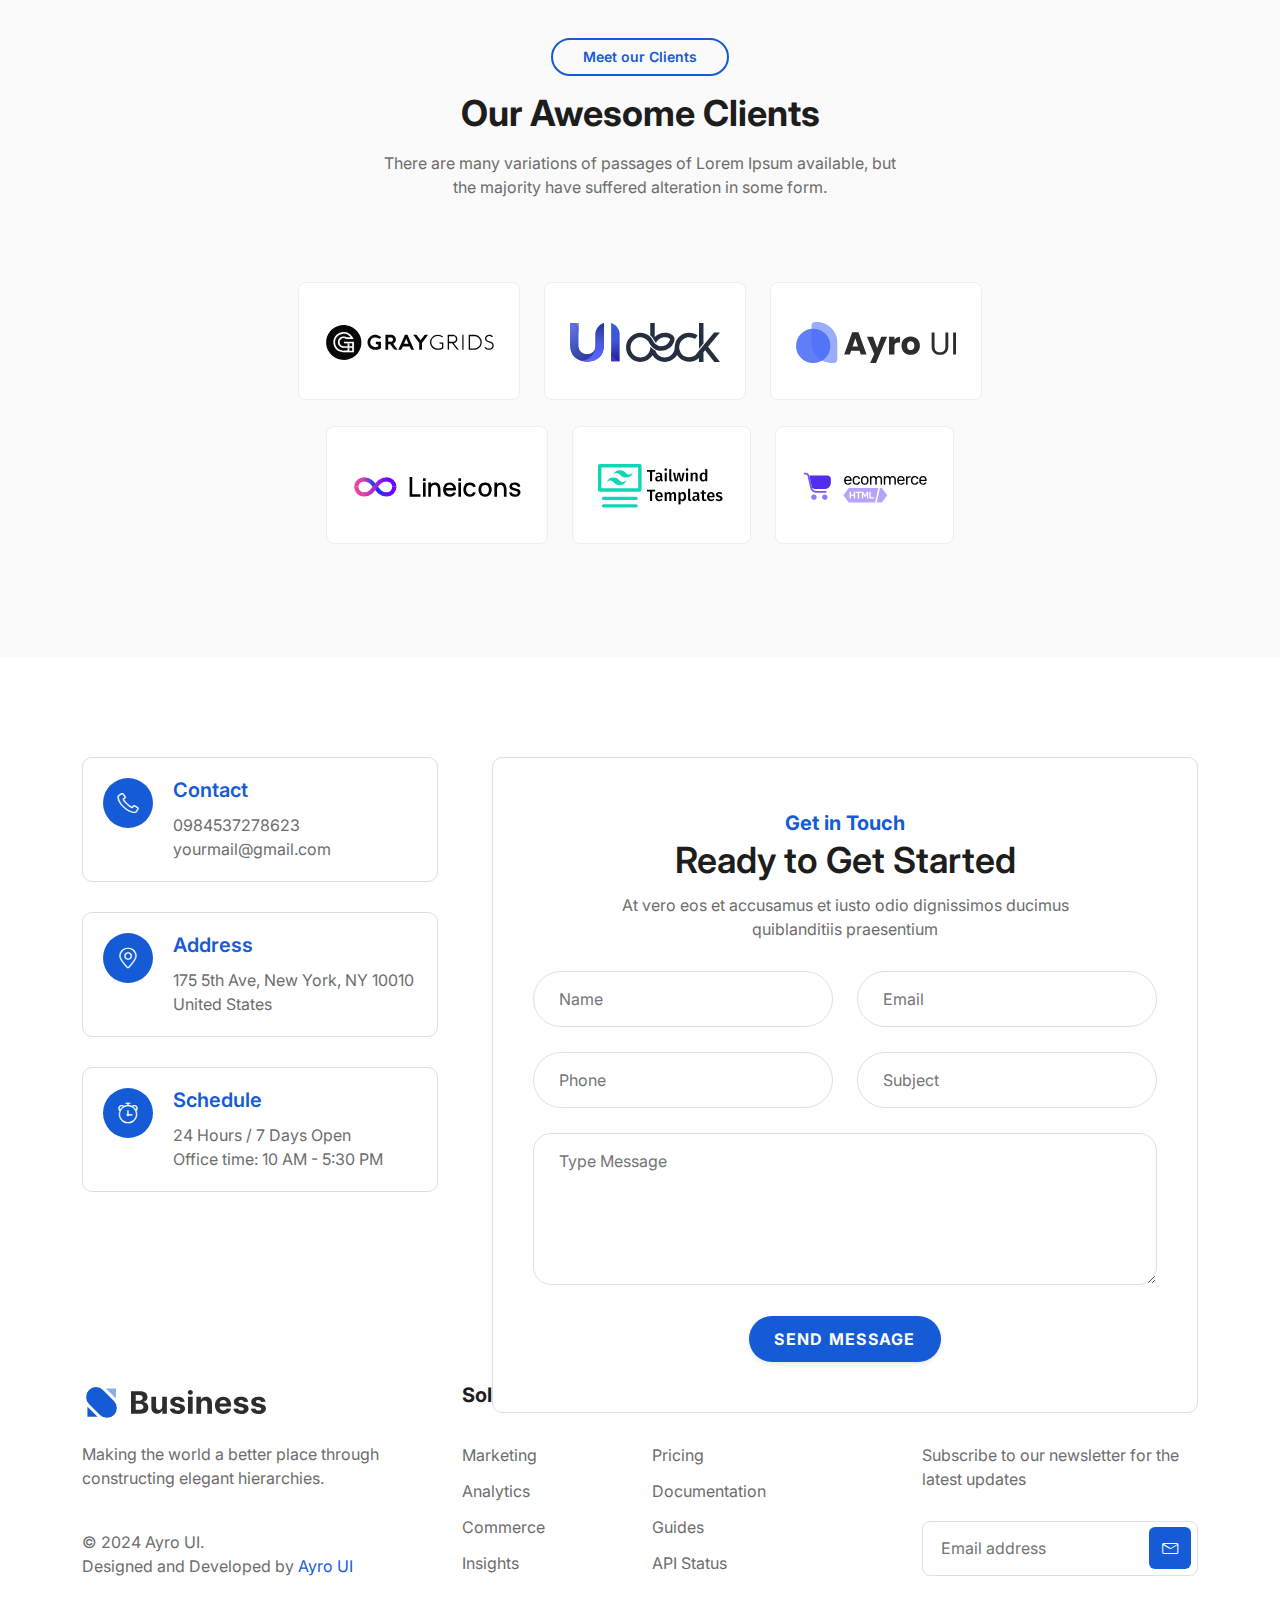
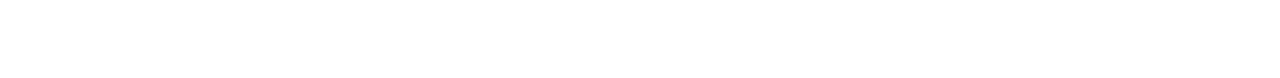
<file: index copy.html>
<!DOCTYPE html>
<html lang="en">

<head>
  <!--====== Required meta tags ======-->
  <meta charset="utf-8" />
  <meta http-equiv="x-ua-compatible" content="ie=edge" />
  <meta name="description" content="" />
  <meta name="viewport" content="width=device-width, initial-scale=1, shrink-to-fit=no" />

  <!--====== Title ======-->
  <title>Business | Bootstrap 5 Business Template</title>

  <!--====== Favicon Icon ======-->
  <link rel="shortcut icon" href="../assets/images/favicon.svg" type="image/svg" />

  <!--====== Bootstrap css ======-->
  <link rel="stylesheet" href="assets/css/bootstrap.min.css" />

  <!--====== Line Icons css ======-->
  <link rel="stylesheet" href="assets/css/lineicons.css" />

  <!--====== Tiny Slider css ======-->
  <link rel="stylesheet" href="assets/css/tiny-slider.css" />

  <!--====== gLightBox css ======-->
  <link rel="stylesheet" href="assets/css/glightbox.min.css" />

  <link rel="stylesheet" href="style.css" />
</head>

<body>

  <!--====== NAVBAR NINE PART START ======-->

  <section class="navbar-area navbar-nine">
    <div class="container">
      <div class="row">
        <div class="col-lg-12">
          <nav class="navbar navbar-expand-lg">
            <a class="navbar-brand" href="index.html">
              <img src="assets/images/white-logo.svg" alt="Logo" />
            </a>
            <button class="navbar-toggler" type="button" data-bs-toggle="collapse" data-bs-target="#navbarNine"
              aria-controls="navbarNine" aria-expanded="false" aria-label="Toggle navigation">
              <span class="toggler-icon"></span>
              <span class="toggler-icon"></span>
              <span class="toggler-icon"></span>
            </button>

            <div class="collapse navbar-collapse sub-menu-bar" id="navbarNine">
              <ul class="navbar-nav me-auto">
                <li class="nav-item">
                  <a class="page-scroll active" href="#hero-area">Home</a>
                </li>
                <li class="nav-item">
                  <a class="page-scroll" href="#services">Services</a>
                </li>

                <li class="nav-item">
                  <a class="page-scroll" href="#pricing">Pricing</a>
                </li>
                <li class="nav-item">
                  <a class="page-scroll" href="#contact">Contact</a>
                </li>
              </ul>
            </div>

            <div class="navbar-btn d-none d-lg-inline-block">
              <a class="menu-bar" href="#side-menu-left"><i class="lni lni-menu"></i></a>
            </div>
          </nav>
          <!-- navbar -->
        </div>
      </div>
      <!-- row -->
    </div>
    <!-- container -->
  </section>

  <!--====== NAVBAR NINE PART ENDS ======-->

  <!--====== SIDEBAR PART START ======-->

  <div class="sidebar-left">
    <div class="sidebar-close">
      <a class="close" href="#close"><i class="lni lni-close"></i></a>
    </div>
    <div class="sidebar-content">
      <div class="sidebar-logo">
        <a href="index.html"><img src="assets/images/logo.svg" alt="Logo" /></a>
      </div>
      <p class="text">Lorem ipsum dolor sit amet adipisicing elit. Sapiente fuga nisi rerum iusto intro.</p>
      <!-- logo -->
      <div class="sidebar-menu">
        <h5 class="menu-title">Quick Links</h5>
        <ul>
          <li><a href="javascript:void(0)">About Us</a></li>
          <li><a href="javascript:void(0)">Our Team</a></li>
          <li><a href="javascript:void(0)">Latest News</a></li>
          <li><a href="javascript:void(0)">Contact Us</a></li>
        </ul>
      </div>
      <!-- menu -->
      <div class="sidebar-social align-items-center justify-content-center">
        <h5 class="social-title">Follow Us On</h5>
        <ul>
          <li>
            <a href="javascript:void(0)"><i class="lni lni-facebook-filled"></i></a>
          </li>
          <li>
            <a href="javascript:void(0)"><i class="lni lni-twitter-original"></i></a>
          </li>
          <li>
            <a href="javascript:void(0)"><i class="lni lni-linkedin-original"></i></a>
          </li>
          <li>
            <a href="javascript:void(0)"><i class="lni lni-youtube"></i></a>
          </li>
        </ul>
      </div>
      <!-- sidebar social -->
    </div>
    <!-- content -->
  </div>
  <div class="overlay-left"></div>

  <!--====== SIDEBAR PART ENDS ======-->

  <!-- Start header Area -->
  <section id="hero-area" class="header-area header-eight">
    <div class="container">
      <div class="row align-items-center">
        <div class="col-lg-6 col-md-12 col-12">
          <div class="header-content">
            <h1>Corporate & Business Site Template by Ayro UI.</h1>
            <p>
              We are a digital agency that helps brands to achieve their
              business outcomes. We see technology as a tool to create amazing
              things.
            </p>
            <div class="button">
              <a href="javascript:void(0)" class="btn primary-btn">Get Started</a>
              <a href="https://www.youtube.com/watch?v=r44RKWyfcFw&fbclid=IwAR21beSJORalzmzokxDRcGfkZA1AtRTE__l5N4r09HcGS5Y6vOluyouM9EM"
                class="glightbox video-button">
                <span class="btn icon-btn rounded-full">
                  <i class="lni lni-play"></i>
                </span>
                <span class="text">Watch Intro</span>
              </a>
            </div>
          </div>
        </div>
        <div class="col-lg-6 col-md-12 col-12">
          <div class="header-image">
            <img src="assets/images/header/hero-image.jpg" alt="#" />
          </div>
        </div>
      </div>
    </div>
  </section>
  <!-- End header Area -->

  <!--====== ABOUT FIVE PART START ======-->

  <section class="about-area about-five">
    <div class="container">
      <div class="row align-items-center">
        <div class="col-lg-6 col-12">
          <div class="about-image-five">
            <svg class="shape" width="106" height="134" viewBox="0 0 106 134" fill="none"
              xmlns="http://www.w3.org/2000/svg">
              <circle cx="1.66654" cy="1.66679" r="1.66667" fill="#DADADA" />
              <circle cx="1.66654" cy="16.3335" r="1.66667" fill="#DADADA" />
              <circle cx="1.66654" cy="31.0001" r="1.66667" fill="#DADADA" />
              <circle cx="1.66654" cy="45.6668" r="1.66667" fill="#DADADA" />
              <circle cx="1.66654" cy="60.3335" r="1.66667" fill="#DADADA" />
              <circle cx="1.66654" cy="88.6668" r="1.66667" fill="#DADADA" />
              <circle cx="1.66654" cy="117.667" r="1.66667" fill="#DADADA" />
              <circle cx="1.66654" cy="74.6668" r="1.66667" fill="#DADADA" />
              <circle cx="1.66654" cy="103" r="1.66667" fill="#DADADA" />
              <circle cx="1.66654" cy="132" r="1.66667" fill="#DADADA" />
              <circle cx="16.3333" cy="1.66679" r="1.66667" fill="#DADADA" />
              <circle cx="16.3333" cy="16.3335" r="1.66667" fill="#DADADA" />
              <circle cx="16.3333" cy="31.0001" r="1.66667" fill="#DADADA" />
              <circle cx="16.3333" cy="45.6668" r="1.66667" fill="#DADADA" />
              <circle cx="16.333" cy="60.3335" r="1.66667" fill="#DADADA" />
              <circle cx="16.333" cy="88.6668" r="1.66667" fill="#DADADA" />
              <circle cx="16.333" cy="117.667" r="1.66667" fill="#DADADA" />
              <circle cx="16.333" cy="74.6668" r="1.66667" fill="#DADADA" />
              <circle cx="16.333" cy="103" r="1.66667" fill="#DADADA" />
              <circle cx="16.333" cy="132" r="1.66667" fill="#DADADA" />
              <circle cx="30.9998" cy="1.66679" r="1.66667" fill="#DADADA" />
              <circle cx="74.6665" cy="1.66679" r="1.66667" fill="#DADADA" />
              <circle cx="30.9998" cy="16.3335" r="1.66667" fill="#DADADA" />
              <circle cx="74.6665" cy="16.3335" r="1.66667" fill="#DADADA" />
              <circle cx="30.9998" cy="31.0001" r="1.66667" fill="#DADADA" />
              <circle cx="74.6665" cy="31.0001" r="1.66667" fill="#DADADA" />
              <circle cx="30.9998" cy="45.6668" r="1.66667" fill="#DADADA" />
              <circle cx="74.6665" cy="45.6668" r="1.66667" fill="#DADADA" />
              <circle cx="31" cy="60.3335" r="1.66667" fill="#DADADA" />
              <circle cx="74.6668" cy="60.3335" r="1.66667" fill="#DADADA" />
              <circle cx="31" cy="88.6668" r="1.66667" fill="#DADADA" />
              <circle cx="74.6668" cy="88.6668" r="1.66667" fill="#DADADA" />
              <circle cx="31" cy="117.667" r="1.66667" fill="#DADADA" />
              <circle cx="74.6668" cy="117.667" r="1.66667" fill="#DADADA" />
              <circle cx="31" cy="74.6668" r="1.66667" fill="#DADADA" />
              <circle cx="74.6668" cy="74.6668" r="1.66667" fill="#DADADA" />
              <circle cx="31" cy="103" r="1.66667" fill="#DADADA" />
              <circle cx="74.6668" cy="103" r="1.66667" fill="#DADADA" />
              <circle cx="31" cy="132" r="1.66667" fill="#DADADA" />
              <circle cx="74.6668" cy="132" r="1.66667" fill="#DADADA" />
              <circle cx="45.6665" cy="1.66679" r="1.66667" fill="#DADADA" />
              <circle cx="89.3333" cy="1.66679" r="1.66667" fill="#DADADA" />
              <circle cx="45.6665" cy="16.3335" r="1.66667" fill="#DADADA" />
              <circle cx="89.3333" cy="16.3335" r="1.66667" fill="#DADADA" />
              <circle cx="45.6665" cy="31.0001" r="1.66667" fill="#DADADA" />
              <circle cx="89.3333" cy="31.0001" r="1.66667" fill="#DADADA" />
              <circle cx="45.6665" cy="45.6668" r="1.66667" fill="#DADADA" />
              <circle cx="89.3333" cy="45.6668" r="1.66667" fill="#DADADA" />
              <circle cx="45.6665" cy="60.3335" r="1.66667" fill="#DADADA" />
              <circle cx="89.3333" cy="60.3335" r="1.66667" fill="#DADADA" />
              <circle cx="45.6665" cy="88.6668" r="1.66667" fill="#DADADA" />
              <circle cx="89.3333" cy="88.6668" r="1.66667" fill="#DADADA" />
              <circle cx="45.6665" cy="117.667" r="1.66667" fill="#DADADA" />
              <circle cx="89.3333" cy="117.667" r="1.66667" fill="#DADADA" />
              <circle cx="45.6665" cy="74.6668" r="1.66667" fill="#DADADA" />
              <circle cx="89.3333" cy="74.6668" r="1.66667" fill="#DADADA" />
              <circle cx="45.6665" cy="103" r="1.66667" fill="#DADADA" />
              <circle cx="89.3333" cy="103" r="1.66667" fill="#DADADA" />
              <circle cx="45.6665" cy="132" r="1.66667" fill="#DADADA" />
              <circle cx="89.3333" cy="132" r="1.66667" fill="#DADADA" />
              <circle cx="60.3333" cy="1.66679" r="1.66667" fill="#DADADA" />
              <circle cx="104" cy="1.66679" r="1.66667" fill="#DADADA" />
              <circle cx="60.3333" cy="16.3335" r="1.66667" fill="#DADADA" />
              <circle cx="104" cy="16.3335" r="1.66667" fill="#DADADA" />
              <circle cx="60.3333" cy="31.0001" r="1.66667" fill="#DADADA" />
              <circle cx="104" cy="31.0001" r="1.66667" fill="#DADADA" />
              <circle cx="60.3333" cy="45.6668" r="1.66667" fill="#DADADA" />
              <circle cx="104" cy="45.6668" r="1.66667" fill="#DADADA" />
              <circle cx="60.333" cy="60.3335" r="1.66667" fill="#DADADA" />
              <circle cx="104" cy="60.3335" r="1.66667" fill="#DADADA" />
              <circle cx="60.333" cy="88.6668" r="1.66667" fill="#DADADA" />
              <circle cx="104" cy="88.6668" r="1.66667" fill="#DADADA" />
              <circle cx="60.333" cy="117.667" r="1.66667" fill="#DADADA" />
              <circle cx="104" cy="117.667" r="1.66667" fill="#DADADA" />
              <circle cx="60.333" cy="74.6668" r="1.66667" fill="#DADADA" />
              <circle cx="104" cy="74.6668" r="1.66667" fill="#DADADA" />
              <circle cx="60.333" cy="103" r="1.66667" fill="#DADADA" />
              <circle cx="104" cy="103" r="1.66667" fill="#DADADA" />
              <circle cx="60.333" cy="132" r="1.66667" fill="#DADADA" />
              <circle cx="104" cy="132" r="1.66667" fill="#DADADA" />
            </svg>
            <img src="assets/images/about/about-img1.jpg" alt="about" />
          </div>
        </div>
        <div class="col-lg-6 col-12">
          <div class="about-five-content">
            <h6 class="small-title text-lg">OUR STORY</h6>
            <h2 class="main-title fw-bold">Our team comes with the experience and knowledge</h2>
            <div class="about-five-tab">
              <nav>
                <div class="nav nav-tabs" id="nav-tab" role="tablist">
                  <button class="nav-link active" id="nav-who-tab" data-bs-toggle="tab" data-bs-target="#nav-who"
                    type="button" role="tab" aria-controls="nav-who" aria-selected="true">Who We Are</button>
                  <button class="nav-link" id="nav-vision-tab" data-bs-toggle="tab" data-bs-target="#nav-vision"
                    type="button" role="tab" aria-controls="nav-vision" aria-selected="false">our Vision</button>
                  <button class="nav-link" id="nav-history-tab" data-bs-toggle="tab" data-bs-target="#nav-history"
                    type="button" role="tab" aria-controls="nav-history" aria-selected="false">our History</button>
                </div>
              </nav>
              <div class="tab-content" id="nav-tabContent">
                <div class="tab-pane fade show active" id="nav-who" role="tabpanel" aria-labelledby="nav-who-tab">
                  <p>It is a long established fact that a reader will be distracted by the readable content of a page
                    when
                    looking at its layout. The point of using Lorem Ipsum is that it has a more-or-less normal
                    distribution of letters, look like readable English.</p>
                  <p>There are many variations of passages of Lorem Ipsum available, but the majority have in some
                    form,
                    by injected humour.</p>
                </div>
                <div class="tab-pane fade" id="nav-vision" role="tabpanel" aria-labelledby="nav-vision-tab">
                  <p>It is a long established fact that a reader will be distracted by the readable content of a page
                    when
                    looking at its layout. The point of using Lorem Ipsum is that it has a more-or-less normal
                    distribution of letters, look like readable English.</p>
                  <p>There are many variations of passages of Lorem Ipsum available, but the majority have in some
                    form,
                    by injected humour.</p>
                </div>
                <div class="tab-pane fade" id="nav-history" role="tabpanel" aria-labelledby="nav-history-tab">
                  <p>It is a long established fact that a reader will be distracted by the readable content of a page
                    when
                    looking at its layout. The point of using Lorem Ipsum is that it has a more-or-less normal
                    distribution of letters, look like readable English.</p>
                  <p>There are many variations of passages of Lorem Ipsum available, but the majority have in some
                    form,
                    by injected humour.</p>
                </div>
              </div>
            </div>
          </div>
        </div>
      </div>
    </div>
    <!-- container -->
  </section>

  <!--====== ABOUT FIVE PART ENDS ======-->

  <!-- ===== service-area start ===== -->
  <section id="services" class="services-area services-eight">
    <!--======  Start Section Title Five ======-->
    <div class="section-title-five">
      <div class="container">
        <div class="row">
          <div class="col-12">
            <div class="content">
              <h6>Services</h6>
              <h2 class="fw-bold">Our Best Services</h2>
              <p>
                There are many variations of passages of Lorem Ipsum available,
                but the majority have suffered alteration in some form.
              </p>
            </div>
          </div>
        </div>
        <!-- row -->
      </div>
      <!-- container -->
    </div>
    <!--======  End Section Title Five ======-->
    <div class="container">
      <div class="row">
        <div class="col-lg-4 col-md-6">
          <div class="single-services">
            <div class="service-icon">
              <i class="lni lni-capsule"></i>
            </div>
            <div class="service-content">
              <h4>Refreshing Design</h4>
              <p>
                Lorem ipsum dolor sit amet, adipscing elitr, sed diam nonumy
                eirmod tempor ividunt labor dolore magna.
              </p>
            </div>
          </div>
        </div>
        <div class="col-lg-4 col-md-6">
          <div class="single-services">
            <div class="service-icon">
              <i class="lni lni-bootstrap"></i>
            </div>
            <div class="service-content">
              <h4>Solid Bootstrap 5</h4>
              <p>
                Lorem ipsum dolor sit amet, adipscing elitr, sed diam nonumy
                eirmod tempor ividunt labor dolore magna.
              </p>
            </div>
          </div>
        </div>
        <div class="col-lg-4 col-md-6">
          <div class="single-services">
            <div class="service-icon">
              <i class="lni lni-shortcode"></i>
            </div>
            <div class="service-content">
              <h4>100+ Components</h4>
              <p>
                Lorem ipsum dolor sit amet, adipscing elitr, sed diam nonumy
                eirmod tempor ividunt labor dolore magna.
              </p>
            </div>
          </div>
        </div>
        <div class="col-lg-4 col-md-6">
          <div class="single-services">
            <div class="service-icon">
              <i class="lni lni-dashboard"></i>
            </div>
            <div class="service-content">
              <h4>Speed Optimized</h4>
              <p>
                Lorem ipsum dolor sit amet, adipscing elitr, sed diam nonumy
                eirmod tempor ividunt labor dolore magna.
              </p>
            </div>
          </div>
        </div>
        <div class="col-lg-4 col-md-6">
          <div class="single-services">
            <div class="service-icon">
              <i class="lni lni-layers"></i>
            </div>
            <div class="service-content">
              <h4>Fully Customizable</h4>
              <p>
                Lorem ipsum dolor sit amet, adipscing elitr, sed diam nonumy
                eirmod tempor ividunt labor dolore magna.
              </p>
            </div>
          </div>
        </div>
        <div class="col-lg-4 col-md-6">
          <div class="single-services">
            <div class="service-icon">
              <i class="lni lni-reload"></i>
            </div>
            <div class="service-content">
              <h4>Regular Updates</h4>
              <p>
                Lorem ipsum dolor sit amet, adipscing elitr, sed diam nonumy
                eirmod tempor ividunt labor dolore magna.
              </p>
            </div>
          </div>
        </div>
      </div>
    </div>
  </section>
  <!-- ===== service-area end ===== -->


  <!-- Start Pricing  Area -->
  <section id="pricing" class="pricing-area pricing-fourteen">
    <!--======  Start Section Title Five ======-->
    <div class="section-title-five">
      <div class="container">
        <div class="row">
          <div class="col-12">
            <div class="content">
              <h6>Pricing</h6>
              <h2 class="fw-bold">Pricing & Plans</h2>
              <p>
                There are many variations of passages of Lorem Ipsum available,
                but the majority have suffered alteration in some form.
              </p>
            </div>
          </div>
        </div>
        <!-- row -->
      </div>
      <!-- container -->
    </div>
    <!--======  End Section Title Five ======-->
    <div class="container">
      <div class="row">
        <div class="col-lg-4 col-md-6 col-12">
          <div class="pricing-style-fourteen">
            <div class="table-head">
              <h6 class="title">Starter</h4>
                <p>Lorem Ipsum is simply dummy text of the printing and industry.</p>
                <div class="price">
                  <h2 class="amount">
                    <span class="currency">$</span>0<span class="duration">/mo </span>
                  </h2>
                </div>
            </div>

            <div class="light-rounded-buttons">
              <a href="javascript:void(0)" class="btn primary-btn-outline">
                Start free trial
              </a>
            </div>

            <div class="table-content">
              <ul class="table-list">
                <li> <i class="lni lni-checkmark-circle"></i> Cras justo odio.</li>
                <li> <i class="lni lni-checkmark-circle"></i> Dapibus ac facilisis in.</li>
                <li> <i class="lni lni-checkmark-circle deactive"></i> Morbi leo risus.</li>
                <li> <i class="lni lni-checkmark-circle deactive"></i> Excepteur sint occaecat velit.</li>
              </ul>
            </div>
          </div>
        </div>
        <div class="col-lg-4 col-md-6 col-12">
          <div class="pricing-style-fourteen middle">
            <div class="table-head">
              <h6 class="title">Exclusive</h4>
                <p>Lorem Ipsum is simply dummy text of the printing and industry.</p>
                <div class="price">
                  <h2 class="amount">
                    <span class="currency">$</span>99<span class="duration">/mo </span>
                  </h2>
                </div>
            </div>

            <div class="light-rounded-buttons">
              <a href="javascript:void(0)" class="btn primary-btn">
                Start free trial
              </a>
            </div>

            <div class="table-content">
              <ul class="table-list">
                <li> <i class="lni lni-checkmark-circle"></i> Cras justo odio.</li>
                <li> <i class="lni lni-checkmark-circle"></i> Dapibus ac facilisis in.</li>
                <li> <i class="lni lni-checkmark-circle"></i> Morbi leo risus.</li>
                <li> <i class="lni lni-checkmark-circle deactive"></i> Excepteur sint occaecat velit.</li>
              </ul>
            </div>
          </div>
        </div>
        <div class="col-lg-4 col-md-6 col-12">
          <div class="pricing-style-fourteen">
            <div class="table-head">
              <h6 class="title">Premium</h4>
                <p>Lorem Ipsum is simply dummy text of the printing and industry.</p>
                <div class="price">
                  <h2 class="amount">
                    <span class="currency">$</span>150<span class="duration">/mo </span>
                  </h2>
                </div>
            </div>

            <div class="light-rounded-buttons">
              <a href="javascript:void(0)" class="btn primary-btn-outline">
                Start free trial
              </a>
            </div>

            <div class="table-content">
              <ul class="table-list">
                <li> <i class="lni lni-checkmark-circle"></i> Cras justo odio.</li>
                <li> <i class="lni lni-checkmark-circle"></i> Dapibus ac facilisis in.</li>
                <li> <i class="lni lni-checkmark-circle"></i> Morbi leo risus.</li>
                <li> <i class="lni lni-checkmark-circle"></i> Excepteur sint occaecat velit.</li>
              </ul>
            </div>
          </div>
        </div>
      </div>
    </div>
  </section>
  <!--/ End Pricing  Area -->



  <!-- Start Cta Area -->
  <section id="call-action" class="call-action">
    <div class="container">
      <div class="row justify-content-center">
        <div class="col-xxl-6 col-xl-7 col-lg-8 col-md-9">
          <div class="inner-content">
            <h2>We love to make perfect <br />solutions for your business</h2>
            <p>
              Why I say old chap that is, spiffing off his nut cor blimey
              guvnords geeza<br />
              bloke knees up bobby, sloshed arse William cack Richard. Bloke
              fanny around chesed of bum bag old lost the pilot say there
              spiffing off his nut.
            </p>
            <div class="light-rounded-buttons">
              <a href="javascript:void(0)" class="btn primary-btn-outline">Get Started</a>
            </div>
          </div>
        </div>
      </div>
    </div>
  </section>
  <!-- End Cta Area -->



  <!-- Start Latest News Area -->
  <div id="blog" class="latest-news-area section">
    <!--======  Start Section Title Five ======-->
    <div class="section-title-five">
      <div class="container">
        <div class="row">
          <div class="col-12">
            <div class="content">
              <h6>latest news</h6>
              <h2 class="fw-bold">Latest News & Blog</h2>
              <p>
                There are many variations of passages of Lorem Ipsum available,
                but the majority have suffered alteration in some form.
              </p>
            </div>
          </div>
        </div>
        <!-- row -->
      </div>
      <!-- container -->
    </div>
    <!--======  End Section Title Five ======-->
    <div class="container">
      <div class="row">
        <div class="col-lg-4 col-md-6 col-12">
          <!-- Single News -->
          <div class="single-news">
            <div class="image">
              <a href="javascript:void(0)"><img class="thumb" src="assets/images/blog/1.jpg" alt="Blog" /></a>
              <div class="meta-details">
                <img class="thumb" src="assets/images/blog/b6.jpg" alt="Author" />
                <span>BY TIM NORTON</span>
              </div>
            </div>
            <div class="content-body">
              <h4 class="title">
                <a href="javascript:void(0)"> Make your team a Design driven company </a>
              </h4>
              <p>
                Lorem Ipsum is simply dummy text of the printing and
                typesetting industry. Lorem Ipsum has been the industry's
                standard.
              </p>
            </div>
          </div>
          <!-- End Single News -->
        </div>
        <div class="col-lg-4 col-md-6 col-12">
          <!-- Single News -->
          <div class="single-news">
            <div class="image">
              <a href="javascript:void(0)"><img class="thumb" src="assets/images/blog/2.jpg" alt="Blog" /></a>
              <div class="meta-details">
                <img class="thumb" src="assets/images/blog/b6.jpg" alt="Author" />
                <span>BY TIM NORTON</span>
              </div>
            </div>
            <div class="content-body">
              <h4 class="title">
                <a href="javascript:void(0)">
                  The newest web framework that changed the world
                </a>
              </h4>
              <p>
                Lorem Ipsum is simply dummy text of the printing and
                typesetting industry. Lorem Ipsum has been the industry's
                standard.
              </p>
            </div>
          </div>
          <!-- End Single News -->
        </div>
        <div class="col-lg-4 col-md-6 col-12">
          <!-- Single News -->
          <div class="single-news">
            <div class="image">
              <a href="javascript:void(0)"><img class="thumb" src="assets/images/blog/3.jpg" alt="Blog" /></a>
              <div class="meta-details">
                <img class="thumb" src="assets/images/blog/b6.jpg" alt="Author" />
                <span>BY TIM NORTON</span>
              </div>
            </div>
            <div class="content-body">
              <h4 class="title">
                <a href="javascript:void(0)">
                  5 ways to improve user retention for your startup
                </a>
              </h4>
              <p>
                Lorem Ipsum is simply dummy text of the printing and
                typesetting industry. Lorem Ipsum has been the industry's
                standard.
              </p>
            </div>
          </div>
          <!-- End Single News -->
        </div>
      </div>
    </div>
  </div>
  <!-- End Latest News Area -->

  <!-- Start Brand Area -->
  <div id="clients" class="brand-area section">
    <!--======  Start Section Title Five ======-->
    <div class="section-title-five">
      <div class="container">
        <div class="row">
          <div class="col-12">
            <div class="content">
              <h6>Meet our Clients</h6>
              <h2 class="fw-bold">Our Awesome Clients</h2>
              <p>
                There are many variations of passages of Lorem Ipsum available,
                but the majority have suffered alteration in some form.
              </p>
            </div>
          </div>
        </div>
        <!-- row -->
      </div>
      <!-- container -->
    </div>
    <!--======  End Section Title Five ======-->
    <div class="container">
      <div class="row">
        <div class="col-lg-8 offset-lg-2 col-12">
          <div class="clients-logos">
            <div class="single-image">
              <img src="assets/images/client-logo/graygrids.svg" alt="Brand Logo Images" />
            </div>
            <div class="single-image">
              <img src="assets/images/client-logo/uideck.svg" alt="Brand Logo Images" />
            </div>
            <div class="single-image">
              <img src="assets/images/client-logo/ayroui.svg" alt="Brand Logo Images" />
            </div>
            <div class="single-image">
              <img src="assets/images/client-logo/lineicons.svg" alt="Brand Logo Images" />
            </div>
            <div class="single-image">
              <img src="assets/images/client-logo/tailwindtemplates.svg" alt="Brand Logo Images" />
            </div>
            <div class="single-image">
              <img src="assets/images/client-logo/ecomhtml.svg" alt="Brand Logo Images" />
            </div>
          </div>
        </div>
      </div>
    </div>
  </div>
  <!-- End Brand Area -->

  <!-- ========================= contact-section start ========================= -->
  <section id="contact" class="contact-section">
    <div class="container">
      <div class="row">
        <div class="col-xl-4">
          <div class="contact-item-wrapper">
            <div class="row">
              <div class="col-12 col-md-6 col-xl-12">
                <div class="contact-item">
                  <div class="contact-icon">
                    <i class="lni lni-phone"></i>
                  </div>
                  <div class="contact-content">
                    <h4>Contact</h4>
                    <p>0984537278623</p>
                    <p>yourmail@gmail.com</p>
                  </div>
                </div>
              </div>
              <div class="col-12 col-md-6 col-xl-12">
                <div class="contact-item">
                  <div class="contact-icon">
                    <i class="lni lni-map-marker"></i>
                  </div>
                  <div class="contact-content">
                    <h4>Address</h4>
                    <p>175 5th Ave, New York, NY 10010</p>
                    <p>United States</p>
                  </div>
                </div>
              </div>
              <div class="col-12 col-md-6 col-xl-12">
                <div class="contact-item">
                  <div class="contact-icon">
                    <i class="lni lni-alarm-clock"></i>
                  </div>
                  <div class="contact-content">
                    <h4>Schedule</h4>
                    <p>24 Hours / 7 Days Open</p>
                    <p>Office time: 10 AM - 5:30 PM</p>
                  </div>
                </div>
              </div>
            </div>
          </div>
        </div>
        <div class="col-xl-8">
          <div class="contact-form-wrapper">
            <div class="row">
              <div class="col-xl-10 col-lg-8 mx-auto">
                <div class="section-title text-center">
                  <span> Get in Touch </span>
                  <h2>
                    Ready to Get Started
                  </h2>
                  <p>
                    At vero eos et accusamus et iusto odio dignissimos ducimus
                    quiblanditiis praesentium
                  </p>
                </div>
              </div>
            </div>
            <form action="#" class="contact-form">
              <div class="row">
                <div class="col-md-6">
                  <input type="text" name="name" id="name" placeholder="Name" required />
                </div>
                <div class="col-md-6">
                  <input type="email" name="email" id="email" placeholder="Email" required />
                </div>
              </div>
              <div class="row">
                <div class="col-md-6">
                  <input type="text" name="phone" id="phone" placeholder="Phone" required />
                </div>
                <div class="col-md-6">
                  <input type="text" name="subject" id="email" placeholder="Subject" required />
                </div>
              </div>
              <div class="row">
                <div class="col-12">
                  <textarea name="message" id="message" placeholder="Type Message" rows="5"></textarea>
                </div>
              </div>
              <div class="row">
                <div class="col-12">
                  <div class="button text-center rounded-buttons">
                    <button type="submit" class="btn primary-btn rounded-full">
                      Send Message
                    </button>
                  </div>
                </div>
              </div>
            </form>
          </div>
        </div>
      </div>
    </div>
  </section>
  <!-- ========================= contact-section end ========================= -->

  <!-- ========================= map-section end ========================= -->
  <section class="map-section map-style-9">
    <div class="map-container">
      <object style="border:0; height: 500px; width: 100%;"
        data="https://www.google.com/maps/embed?pb=!1m18!1m12!1m3!1d3102.7887109309127!2d-77.44196278417968!3d38.95165507956235!2m3!1f0!2f0!3f0!3m2!1i1024!2i768!4f13.1!3m3!1m2!1s0x0%3A0x0!2zMzjCsDU3JzA2LjAiTiA3N8KwMjYnMjMuMiJX!5e0!3m2!1sen!2sbd!4v1545420879707"></object>
    </div>
    </div>
  </section>
  <!-- ========================= map-section end ========================= -->

  <!-- Start Footer Area -->
  <footer class="footer-area footer-eleven">
    <!-- Start Footer Top -->
    <div class="footer-top">
      <div class="container">
        <div class="inner-content">
          <div class="row">
            <div class="col-lg-4 col-md-6 col-12">
              <!-- Single Widget -->
              <div class="footer-widget f-about">
                <div class="logo">
                  <a href="index.html">
                    <img src="assets/images/logo.svg" alt="#" class="img-fluid" />
                  </a>
                </div>
                <p>
                  Making the world a better place through constructing elegant
                  hierarchies.
                </p>
                <p class="copyright-text">
                  <span>© 2024 Ayro UI.</span>Designed and Developed by
                  <a href="javascript:void(0)" rel="nofollow"> Ayro UI </a>
                </p>
              </div>
              <!-- End Single Widget -->
            </div>
            <div class="col-lg-2 col-md-6 col-12">
              <!-- Single Widget -->
              <div class="footer-widget f-link">
                <h5>Solutions</h5>
                <ul>
                  <li><a href="javascript:void(0)">Marketing</a></li>
                  <li><a href="javascript:void(0)">Analytics</a></li>
                  <li><a href="javascript:void(0)">Commerce</a></li>
                  <li><a href="javascript:void(0)">Insights</a></li>
                </ul>
              </div>
              <!-- End Single Widget -->
            </div>
            <div class="col-lg-2 col-md-6 col-12">
              <!-- Single Widget -->
              <div class="footer-widget f-link">
                <h5>Support</h5>
                <ul>
                  <li><a href="javascript:void(0)">Pricing</a></li>
                  <li><a href="javascript:void(0)">Documentation</a></li>
                  <li><a href="javascript:void(0)">Guides</a></li>
                  <li><a href="javascript:void(0)">API Status</a></li>
                </ul>
              </div>
              <!-- End Single Widget -->
            </div>
            <div class="col-lg-4 col-md-6 col-12">
              <!-- Single Widget -->
              <div class="footer-widget newsletter">
                <h5>Subscribe</h5>
                <p>Subscribe to our newsletter for the latest updates</p>
                <form action="#" method="get" target="_blank" class="newsletter-form">
                  <input name="EMAIL" placeholder="Email address" required="required" type="email" />
                  <div class="button">
                    <button class="sub-btn">
                      <i class="lni lni-envelope"></i>
                    </button>
                  </div>
                </form>
              </div>
              <!-- End Single Widget -->
            </div>
          </div>
        </div>
      </div>
    </div>
    <!--/ End Footer Top -->
  </footer>
  <!--/ End Footer Area -->


  <a href="#" class="scroll-top btn-hover">
    <i class="lni lni-chevron-up"></i>
  </a>

  <!--====== js ======-->
  <script src="assets/js/bootstrap.bundle.min.js"></script>
  <script src="assets/js/glightbox.min.js"></script>
  <script src="assets/js/main.js"></script>
  <script src="assets/js/tiny-slider.js"></script>

  <script>

    //===== close navbar-collapse when a  clicked
    let navbarTogglerNine = document.querySelector(
      ".navbar-nine .navbar-toggler"
    );
    navbarTogglerNine.addEventListener("click", function () {
      navbarTogglerNine.classList.toggle("active");
    });

    // ==== left sidebar toggle
    let sidebarLeft = document.querySelector(".sidebar-left");
    let overlayLeft = document.querySelector(".overlay-left");
    let sidebarClose = document.querySelector(".sidebar-close .close");

    overlayLeft.addEventListener("click", function () {
      sidebarLeft.classList.toggle("open");
      overlayLeft.classList.toggle("open");
    });
    sidebarClose.addEventListener("click", function () {
      sidebarLeft.classList.remove("open");
      overlayLeft.classList.remove("open");
    });

    // ===== navbar nine sideMenu
    let sideMenuLeftNine = document.querySelector(".navbar-nine .menu-bar");

    sideMenuLeftNine.addEventListener("click", function () {
      sidebarLeft.classList.add("open");
      overlayLeft.classList.add("open");
    });

    //========= glightbox
    GLightbox({
      'href': 'https://www.youtube.com/watch?v=r44RKWyfcFw&fbclid=IwAR21beSJORalzmzokxDRcGfkZA1AtRTE__l5N4r09HcGS5Y6vOluyouM9EM',
      'type': 'video',
      'source': 'youtube', //vimeo, youtube or local
      'width': 900,
      'autoplayVideos': true,
    });

  </script>
</body>

</html>
</file>
<file: assets/css/tiny-slider.css>
.tns-outer{padding:0 !important}.tns-outer [hidden]{display:none !important}.tns-outer [aria-controls],.tns-outer [data-action]{cursor:pointer}.tns-slider{-webkit-transition:all 0s;-moz-transition:all 0s;transition:all 0s}.tns-slider>.tns-item{-webkit-box-sizing:border-box;-moz-box-sizing:border-box;box-sizing:border-box}.tns-horizontal.tns-subpixel{white-space:nowrap}.tns-horizontal.tns-subpixel>.tns-item{display:inline-block;vertical-align:top;white-space:normal}.tns-horizontal.tns-no-subpixel:after{content:'';display:table;clear:both}.tns-horizontal.tns-no-subpixel>.tns-item{float:left}.tns-horizontal.tns-carousel.tns-no-subpixel>.tns-item{margin-right:-100%}.tns-no-calc{position:relative;left:0}.tns-gallery{position:relative;left:0;min-height:1px}.tns-gallery>.tns-item{position:absolute;left:-100%;-webkit-transition:transform 0s, opacity 0s;-moz-transition:transform 0s, opacity 0s;transition:transform 0s, opacity 0s}.tns-gallery>.tns-slide-active{position:relative;left:auto !important}.tns-gallery>.tns-moving{-webkit-transition:all 0.25s;-moz-transition:all 0.25s;transition:all 0.25s}.tns-autowidth{display:inline-block}.tns-lazy-img{-webkit-transition:opacity 0.6s;-moz-transition:opacity 0.6s;transition:opacity 0.6s;opacity:0.6}.tns-lazy-img.tns-complete{opacity:1}.tns-ah{-webkit-transition:height 0s;-moz-transition:height 0s;transition:height 0s}.tns-ovh{overflow:hidden}.tns-visually-hidden{position:absolute;left:-10000em}.tns-transparent{opacity:0;visibility:hidden}.tns-fadeIn{opacity:1;filter:alpha(opacity=100);z-index:0}.tns-normal,.tns-fadeOut{opacity:0;filter:alpha(opacity=0);z-index:-1}.tns-vpfix{white-space:nowrap}.tns-vpfix>div,.tns-vpfix>li{display:inline-block}.tns-t-subp2{margin:0 auto;width:310px;position:relative;height:10px;overflow:hidden}.tns-t-ct{width:2333.3333333%;width:-webkit-calc(100% * 70 / 3);width:-moz-calc(100% * 70 / 3);width:calc(100% * 70 / 3);position:absolute;right:0}.tns-t-ct:after{content:'';display:table;clear:both}.tns-t-ct>div{width:1.4285714%;width:-webkit-calc(100% / 70);width:-moz-calc(100% / 70);width:calc(100% / 70);height:10px;float:left}

/*# sourceMappingURL=sourcemaps/tiny-slider.css.map */
</file>
<file: style.css>
@import url("https://fonts.googleapis.com/css2?family=Inter:wght@200;300;400;500;600;700;800;900&display=swap");
/*===========================
  COMMON css 
===========================*/
:root {
  --font-family: "Inter", sans-serif;
  --primary: #155bd5;
  --primary-dark: #1c3ab6;
  --primary-light: #e2f1ff;
  --accent: #00d4d7;
  --accent-dark: #00bac1;
  --accent-light: #dff9f8;
  --success: #13d527;
  --success-dark: #00ae11;
  --success-light: #eafbe7;
  --secondary: #8f15d5;
  --secondary-dark: #6013c7;
  --secondary-light: #f4e5fa;
  --info: #15b2d5;
  --info-dark: #0f8ca8;
  --info-light: #e0f5fa;
  --caution: #dbbb25;
  --caution-dark: #d58f15;
  --caution-light: #fbf9e4;
  --error: #e6185e;
  --error-dark: #bf1257;
  --error-light: #fce4eb;
  --black: #1d1d1d;
  --dark-1: #2d2d2d;
  --dark-2: #4d4d4d;
  --dark-3: #6d6d6d;
  --gray-1: #8d8d8d;
  --gray-2: #adadad;
  --gray-3: #cdcdcd;
  --gray-4: #e0e0e0;
  --light-1: #efefef;
  --light-2: #f5f5f5;
  --light-3: #fafafa;
  --white: #ffffff;
  --gradient-1: linear-gradient(180deg, #155bd5 0%, #1c3ab6 100%);
  --gradient-2: linear-gradient(180deg, #155bd5 13.02%, #00d4d7 85.42%);
  --gradient-3: linear-gradient(180deg, #155bd5 0%, #8f15d5 100%);
  --gradient-4: linear-gradient(180deg, #155bd5 0%, #13d527 100%);
  --gradient-5: linear-gradient(180deg, #155bd5 0%, #15bbd5 100%);
  --gradient-6: linear-gradient(180deg, #155bd5 0%, #dbbb25 100%);
  --gradient-7: linear-gradient(180deg, #155bd5 0%, #e6185e 100%);
  --gradient-8: linear-gradient(180deg, #1c3ab6 0%, #00bac1 100%);
  --gradient-9: linear-gradient(180deg, #00d4d7 13.02%, #155bd5 85.42%);
  --shadow-1: 0px 0px 1px rgba(40, 41, 61, 0.08),
    0px 0.5px 2px rgba(96, 97, 112, 0.16);
  --shadow-2: 0px 0px 1px rgba(40, 41, 61, 0.04),
    0px 2px 4px rgba(96, 97, 112, 0.16);
  --shadow-3: 0px 0px 2px rgba(40, 41, 61, 0.04),
    0px 4px 8px rgba(96, 97, 112, 0.16);
  --shadow-4: 0px 2px 4px rgba(40, 41, 61, 0.04),
    0px 8px 16px rgba(96, 97, 112, 0.16);
  --shadow-5: 0px 2px 8px rgba(40, 41, 61, 0.04),
    0px 16px 24px rgba(96, 97, 112, 0.16);
  --shadow-6: 0px 2px 8px rgba(40, 41, 61, 0.08),
    0px 20px 32px rgba(96, 97, 112, 0.24);
}

body {
  font-family: var(--font-family);
  color: var(--black);
  font-size: 16px;
}
@media (max-width: 991px) {
  body {
    font-size: 14px;
  }
}

img {
  max-width: 100%;
}

a {
  display: inline-block;
}

a,
button,
a:hover,
a:focus,
input:focus,
textarea:focus,
button:focus {
  text-decoration: none;
  outline: none;
}

ul,
ol {
  margin: 0px;
  padding: 0px;
  list-style-type: none;
}

h1,
h2,
h3,
h4,
h5,
h6 {
  font-weight: 600;
  color: var(--black);
  margin: 0px;
}

h1,
.h1 {
  font-size: 2.75em;
  line-height: 1.25;
}

h2,
.h2 {
  font-size: 2.25em;
  line-height: 1.25;
}

h3,
.h3 {
  font-size: 1.75em;
  line-height: 1.25;
}

h4,
.h4 {
  font-size: 1.5em;
  line-height: 1.25;
}

h5,
.h5 {
  font-size: 1.25em;
  line-height: 1.25;
}

h6,
.h6 {
  font-size: 0.875em;
  line-height: 1.25;
}

.display-1 {
  font-size: 5.5em;
  line-height: 1.25;
}

.display-2 {
  font-size: 4.75em;
  line-height: 1.25;
}

.display-3 {
  font-size: 4em;
  line-height: 1.25;
}

.display-4 {
  font-size: 3.25em;
  line-height: 1.25;
}

p {
  font-size: 1em;
  font-weight: 400;
  line-height: 1.5;
  color: var(--dark-3);
  margin: 0px;
}

.text-small {
  font-size: 0.875em;
  line-height: 1.5;
}

.text-lg {
  font-size: 1.15em;
  line-height: 1.5;
}

.bg_cover {
  background-repeat: no-repeat;
  background-size: cover;
  background-position: center;
}

@media (max-width: 767px) {
  .container {
    padding-left: 20px;
    padding-right: 20px;
  }
}

.btn {
  font-weight: bold;
  font-size: 16px;
  line-height: 20px;
  text-align: center;
  letter-spacing: 0.08em;
  text-transform: uppercase;
  padding: 12px 24px;
  border-radius: 4px;
  border: 1px solid transparent;
}
.btn:hover {
  color: inherit;
}
.btn:focus {
  box-shadow: none;
  outline: none;
}
.btn.btn-lg {
  font-size: 1.15em;
  padding: 16px 24px;
}
.btn.btn-sm {
  padding: 8px 16px;
}
.btn.square {
  border-radius: 0px;
}
.btn.semi-rounded {
  border-radius: 12px;
}
.btn.rounded-full {
  border-radius: 50px;
}
.btn.icon-left span,
.btn.icon-left i {
  margin-right: 8px;
}
.btn.icon-right span,
.btn.icon-right i {
  margin-left: 8px;
}
.btn.icon-btn {
  width: 48px;
  height: 48px;
  padding: 0;
  line-height: 48px;
}
.btn.icon-btn.btn-lg {
  width: 56px;
  height: 56px;
  line-height: 56px;
}
.btn.icon-btn.btn-sm {
  width: 40px;
  height: 40px;
  line-height: 40px;
}


/* ===== Buttons Css ===== */
.primary-btn {
  background: var(--primary);
  color: var(--white);
  box-shadow: var(--shadow-2);
}
.active.primary-btn, .primary-btn:hover, .primary-btn:focus {
  background: var(--primary-dark);
  color: var(--white);
  box-shadow: var(--shadow-4);
}
.deactive.primary-btn {
  background: var(--gray-4);
  color: var(--dark-3);
  pointer-events: none;
}

.primary-btn-outline {
  border-color: var(--primary);
  color: var(--primary);
}
.active.primary-btn-outline, .primary-btn-outline:hover, .primary-btn-outline:focus {
  background: var(--primary-dark);
  color: var(--white);
}
.deactive.primary-btn-outline {
  color: var(--dark-3);
  border-color: var(--gray-4);
  pointer-events: none;
}


/* One Click Scrool Top Button*/
.scroll-top {
  width: 45px;
  height: 45px;
  line-height: 45px;
  background: var(--primary);
  display: -webkit-box;
  display: -ms-flexbox;
  display: flex;
  -webkit-box-pack: center;
      -ms-flex-pack: center;
          justify-content: center;
  -webkit-box-align: center;
      -ms-flex-align: center;
          align-items: center;
  font-size: 14px;
  color: #fff !important;
  border-radius: 0;
  position: fixed;
  bottom: 30px;
  right: 30px;
  z-index: 9;
  cursor: pointer;
  -webkit-transition: all .3s ease-out 0s;
  transition: all .3s ease-out 0s;
  border-radius: 5px;
}

.scroll-top:hover {
  -webkit-box-shadow: 0 1rem 3rem rgba(35, 38, 45, 0.15) !important;
  box-shadow: 0 1rem 3rem rgba(35, 38, 45, 0.15) !important;
  -webkit-transform: translate3d(0, -5px, 0);
  transform: translate3d(0, -5px, 0);
  background-color: var(--dark-1);
}

/*===========================
  Section Title Five CSS
===========================*/
.section-title-five {
  text-align: center;
  max-width: 550px;
  margin: auto;
  margin-bottom: 50px;
  position: relative;
  z-index: 5;
}
@media only screen and (min-width: 768px) and (max-width: 991px) {
  .section-title-five {
    margin-bottom: 45px;
  }
}
@media (max-width: 767px) {
  .section-title-five {
    margin-bottom: 35px;
  }
}
.section-title-five h6 {
  font-weight: 600;
  display: inline-block;
  margin-bottom: 15px;
  color: var(--primary);
  border: 2px solid var(--primary);
  border-radius: 30px;
  padding: 8px 30px;
}
.section-title-five h2 {
  margin-bottom: 15px;
}
@media only screen and (min-width: 768px) and (max-width: 991px) {
  .section-title-five h2 {
    font-size: 2rem;
    line-height: 2.8rem;
  }
}
@media (max-width: 767px) {
  .section-title-five h2 {
    font-size: 1.5rem;
    line-height: 1.9rem;
  }
}
.section-title-five p {
  color: var(--dark-3);
}

.made-in-ayroui{
  position: fixed;
  left: 5px;
  bottom: 5px;
  z-index: 999;
  -webkit-transition: all 0.4s ease;
  -moz-transition: all 0.4s ease;
  transition: all 0.4s ease;
}
.made-in-ayroui:hover{
  transform: translateY(-5px);
}


/*===========================
  NAVBAR css 
===========================*/
.navbar-toggler:focus {
  box-shadow: none;
}

.mb-100 {
  margin-bottom: 100px;
}

/*===== NAVBAR NINE =====*/
.navbar-area.navbar-nine {
  background: #fff;
  padding: 10px 0;
  position: absolute;
  left: 0;
  top: 0;
  width: 100%;
  z-index: 9;
      border-bottom: 1px solid #165bd5;
}
.sticky {
  position: fixed !important;
  z-index:99 !important;
  -webkit-transition: all 0.3s ease-out 0s;
  transition: all 0.3s ease-out 0s;
  top: 0;
  width: 100%;
}
@media only screen and (min-width: 768px) and (max-width: 991px), (max-width: 767px) {
  .navbar-area.navbar-nine {
    padding: 10px 0;
  }
}
.navbar-area.navbar-nine .navbar-brand {
  margin: 0;
}
.navbar-area.navbar-nine .navbar {
  position: relative;
  padding: 0;
}
.navbar-area.navbar-nine .navbar .navbar-toggler .toggler-icon {
  width: 30px;
  height: 2px;
  background-color: #000;
  margin: 5px 0;
  display: block;
  position: relative;
  -webkit-transition: all 0.3s ease-out 0s;
  -moz-transition: all 0.3s ease-out 0s;
  -ms-transition: all 0.3s ease-out 0s;
  -o-transition: all 0.3s ease-out 0s;
  transition: all 0.3s ease-out 0s;
}
.navbar-area.navbar-nine .navbar .navbar-toggler.active .toggler-icon:nth-of-type(1) {
  -webkit-transform: rotate(45deg);
  -moz-transform: rotate(45deg);
  -ms-transform: rotate(45deg);
  -o-transform: rotate(45deg);
  transform: rotate(45deg);
  top: 7px;
}
.navbar-area.navbar-nine .navbar .navbar-toggler.active .toggler-icon:nth-of-type(2) {
  opacity: 0;
}
.navbar-area.navbar-nine .navbar .navbar-toggler.active .toggler-icon:nth-of-type(3) {
  -webkit-transform: rotate(135deg);
  -moz-transform: rotate(135deg);
  -ms-transform: rotate(135deg);
  -o-transform: rotate(135deg);
  transform: rotate(135deg);
  top: -7px;
}
@media only screen and (min-width: 768px) and (max-width: 991px), (max-width: 767px) {
  .navbar-area.navbar-nine .navbar .navbar-collapse {
    position: absolute;
    top: 116%;
    left: 0;
    width: 100%;
    background-color: #fff;
    z-index: 8;
    padding: 10px 16px;
    border: 2px solid #cfcfcf;
    border-top: none;
  }
}
@media only screen and (min-width: 1200px) and (max-width: 1399px), only screen and (min-width: 1400px) {
  .navbar-area.navbar-nine .navbar .navbar-nav {
    margin-left: 80px;
  }
}
@media only screen and (min-width: 768px) and (max-width: 991px), (max-width: 767px) {
  .navbar-area.navbar-nine .navbar .navbar-nav {
    margin-right: 0;
  }
}
.navbar-area.navbar-nine .navbar .navbar-nav .nav-item {
  position: relative;
}
.navbar-area.navbar-nine .navbar .navbar-nav .nav-item a {
  display: flex;
  align-items: center;
  padding: 11px 16px;
  color: #000;
  text-transform: capitalize;
  position: relative;
  border-radius: 5px;
  font-weight: 500;
  -webkit-transition: all 0.3s ease-out 0s;
  -moz-transition: all 0.3s ease-out 0s;
  -ms-transition: all 0.3s ease-out 0s;
  -o-transition: all 0.3s ease-out 0s;
  transition: all 0.3s ease-out 0s;
  margin: 14px 0;
  opacity: 0.7;
}
.navbar-area.navbar-nine .navbar .navbar-nav .nav-item a:hover {
  opacity: 1;
}
@media only screen and (min-width: 768px) and (max-width: 991px), (max-width: 767px) {
  .navbar-area.navbar-nine .navbar .navbar-nav .nav-item a {
    padding: 10px 0;
    display: block;
    border: 0;
    margin: 0;
  }
}
.navbar-area.navbar-nine .navbar .navbar-nav .nav-item a.active {
  opacity: 1;
}
.navbar-area.navbar-nine .navbar .navbar-nav .nav-item a i {
  font-size: 12px;
  font-weight: 700;
  padding-left: 7px;
  -webkit-transition: all 0.3s ease-out 0s;
  -moz-transition: all 0.3s ease-out 0s;
  -ms-transition: all 0.3s ease-out 0s;
  -o-transition: all 0.3s ease-out 0s;
  transition: all 0.3s ease-out 0s;
}
@media only screen and (min-width: 768px) and (max-width: 991px), (max-width: 767px) {
  .navbar-area.navbar-nine .navbar .navbar-nav .nav-item a i {
    position: relative;
    top: -5px;
  }
}
.navbar-area.navbar-nine .navbar .navbar-nav .nav-item .sub-menu {
  position: absolute;
  left: 0;
  top: 130%;
  width: 230px;
  background-color: var(--white);
  border-radius: 5px;
  opacity: 0;
  visibility: hidden;
  -webkit-transition: all 0.3s ease-out 0s;
  -moz-transition: all 0.3s ease-out 0s;
  -ms-transition: all 0.3s ease-out 0s;
  -o-transition: all 0.3s ease-out 0s;
  transition: all 0.3s ease-out 0s;
  z-index: 99;
  box-shadow: 0 2px 6px 0 rgba(0, 0, 0, 0.16);
  padding: 10px;
}
@media only screen and (min-width: 768px) and (max-width: 991px), (max-width: 767px) {
  .navbar-area.navbar-nine .navbar .navbar-nav .nav-item .sub-menu {
    position: relative !important;
    width: 100% !important;
    left: 0 !important;
    top: auto !important;
    opacity: 1 !important;
    visibility: visible !important;
    right: auto;
    -webkit-transform: translateX(0%);
    -moz-transform: translateX(0%);
    -ms-transform: translateX(0%);
    -o-transform: translateX(0%);
    transform: translateX(0%);
    -webkit-transition: all none ease-out 0s;
    -moz-transition: all none ease-out 0s;
    -ms-transition: all none ease-out 0s;
    -o-transition: all none ease-out 0s;
    transition: all none ease-out 0s;
    box-shadow: none;
    text-align: left;
    border-top: 0;
    height: 0;
  }
}
.navbar-area.navbar-nine .navbar .navbar-nav .nav-item .sub-menu.collapse:not(.show) {
  height: auto;
  display: block;
}
@media only screen and (min-width: 768px) and (max-width: 991px), (max-width: 767px) {
  .navbar-area.navbar-nine .navbar .navbar-nav .nav-item .sub-menu.collapse:not(.show) {
    height: 0;
    display: none;
  }
}
@media only screen and (min-width: 768px) and (max-width: 991px), (max-width: 767px) {
  .navbar-area.navbar-nine .navbar .navbar-nav .nav-item .sub-menu.show {
    height: auto;
  }
}
.navbar-area.navbar-nine .navbar .navbar-nav .nav-item .sub-menu li {
  position: relative;
}
.navbar-area.navbar-nine .navbar .navbar-nav .nav-item .sub-menu li .sub-nav-toggler {
  color: var(--black);
  -webkit-transition: all 0.3s ease-out 0s;
  -moz-transition: all 0.3s ease-out 0s;
  -ms-transition: all 0.3s ease-out 0s;
  -o-transition: all 0.3s ease-out 0s;
  transition: all 0.3s ease-out 0s;
}
.navbar-area.navbar-nine .navbar .navbar-nav .nav-item .sub-menu li a {
  display: flex;
  align-items: center;
  justify-content: space-between;
  padding: 8px 16px;
  position: relative;
  color: var(--dark-2);
  -webkit-transition: all 0.3s ease-out 0s;
  -moz-transition: all 0.3s ease-out 0s;
  -ms-transition: all 0.3s ease-out 0s;
  -o-transition: all 0.3s ease-out 0s;
  transition: all 0.3s ease-out 0s;
  border-radius: 0;
  margin: 0 0;
  z-index: 5;
  opacity: 1;
}
.navbar-area.navbar-nine .navbar .navbar-nav .nav-item .sub-menu li a i {
  font-weight: 700;
  font-size: 12px;
}
@media only screen and (min-width: 768px) and (max-width: 991px), (max-width: 767px) {
  .navbar-area.navbar-nine .navbar .navbar-nav .nav-item .sub-menu li a i {
    display: none;
  }
}
.navbar-area.navbar-nine .navbar .navbar-nav .nav-item .sub-menu li a .sub-nav-toggler i {
  display: inline-block;
}
.navbar-area.navbar-nine .navbar .navbar-nav .nav-item .sub-menu li .sub-menu {
  right: auto;
  left: 100%;
  top: 0;
  opacity: 0;
  visibility: hidden;
  -webkit-transition: all 0.3s ease-out 0s;
  -moz-transition: all 0.3s ease-out 0s;
  -ms-transition: all 0.3s ease-out 0s;
  -o-transition: all 0.3s ease-out 0s;
  transition: all 0.3s ease-out 0s;
}
@media only screen and (min-width: 1200px) and (max-width: 1399px), only screen and (min-width: 1400px) {
  .navbar-area.navbar-nine .navbar .navbar-nav .nav-item .sub-menu li .sub-menu {
    margin-left: 10px;
  }
}
@media only screen and (min-width: 768px) and (max-width: 991px) {
  .navbar-area.navbar-nine .navbar .navbar-nav .nav-item .sub-menu li .sub-menu {
    padding-left: 30px;
  }
}
@media (max-width: 767px) {
  .navbar-area.navbar-nine .navbar .navbar-nav .nav-item .sub-menu li .sub-menu {
    padding-left: 30px;
  }
}
@media only screen and (min-width: 768px) and (max-width: 991px), (max-width: 767px) {
  .navbar-area.navbar-nine .navbar .navbar-nav .nav-item .sub-menu li .sub-menu.show {
    visibility: visible;
    height: auto;
    position: relative;
  }
}
.navbar-area.navbar-nine .navbar .navbar-nav .nav-item .sub-menu li:hover .sub-menu {
  opacity: 1;
  visibility: visible;
}
.navbar-area.navbar-nine .navbar .navbar-nav .nav-item .sub-menu li:hover .sub-nav-toggler {
  color: var(--white);
}
@media only screen and (min-width: 768px) and (max-width: 991px), (max-width: 767px) {
  .navbar-area.navbar-nine .navbar .navbar-nav .nav-item .sub-menu li:hover .sub-nav-toggler {
    color: var(--primary);
  }
}
.navbar-area.navbar-nine .navbar .navbar-nav .nav-item .sub-menu li:hover > a {
  color: var(--primary);
  padding-left: 22px;
}
.navbar-area.navbar-nine .navbar .navbar-nav .nav-item .sub-menu li:hover > a i {
  color: var(--primary);
}
@media only screen and (min-width: 768px) and (max-width: 991px), (max-width: 767px) {
  .navbar-area.navbar-nine .navbar .navbar-nav .nav-item .sub-menu li:hover > a {
    color: var(--primary);
  }
}
.navbar-area.navbar-nine .navbar .navbar-nav .nav-item .sub-menu li:hover > a::after {
  opacity: 1;
}
.navbar-area.navbar-nine .navbar .navbar-nav .nav-item .sub-menu li:hover > a::before {
  opacity: 1;
}
.navbar-area.navbar-nine .navbar .navbar-nav .nav-item:hover .sub-menu {
  opacity: 1;
  visibility: visible;
  top: 115%;
}
@media only screen and (min-width: 768px) and (max-width: 991px), (max-width: 767px) {
  .navbar-area.navbar-nine .navbar .navbar-nav .nav-item .sub-nav-toggler {
    display: inline-block;
    position: absolute;
    top: 0;
    right: 0;
    padding: 10px 14px;
    font-size: 16px;
    background: none;
    border: 0;
    color: var(--white);
  }
}
.navbar-area.navbar-nine .navbar .navbar-btn {
  margin-top: 6px;
}
@media only screen and (min-width: 768px) and (max-width: 991px) {
  .navbar-area.navbar-nine .navbar .navbar-btn {
    position: absolute;
    right: 70px;
    top: 7px;
  }
}
@media (max-width: 767px) {
  .navbar-area.navbar-nine .navbar .navbar-btn {
    position: absolute;
    right: 60px;
    top: 7px;
  }
}
.navbar-area.navbar-nine .navbar .navbar-btn .menu-bar {
  font-size: 22px;
  position: relative;
  overflow: hidden;
  color: var(--white);
  height: 40px;
  width: 40px;
  line-height: 40px;
  text-align: center;
  border: 1px solid rgba(238, 238, 238, 0.425);
  border-radius: 50%;
  -webkit-transition: all 0.3s ease-out 0s;
  -moz-transition: all 0.3s ease-out 0s;
  -ms-transition: all 0.3s ease-out 0s;
  -o-transition: all 0.3s ease-out 0s;
  transition: all 0.3s ease-out 0s;
}
.navbar-area.navbar-nine .navbar .navbar-btn .menu-bar:hover {
  border-color: transparent;
  color: var(--primary);
  background-color: var(--white);
}

/*===== SIDEBAR ONE =====*/
.sidebar-left {
  position: fixed;
  top: 0;
  right: 0;
  background-color: var(--white);
  height: 100%;
  width: 350px;
  padding-top: 80px;
  z-index: 999;
  -webkit-transform: translateX(100%);
  -moz-transform: translateX(100%);
  -ms-transform: translateX(100%);
  -o-transform: translateX(100%);
  transform: translateX(100%);
  transition: all 0.4s ease-in-out;
  text-align: left;
}
.sidebar-left.open {
  -webkit-transform: translateX(0);
  -moz-transform: translateX(0);
  -ms-transform: translateX(0);
  -o-transform: translateX(0);
  transform: translateX(0);
}
@media (max-width: 767px) {
  .sidebar-left {
    width: 250px;
  }
}
.sidebar-left .sidebar-close {
  position: absolute;
  top: 30px;
  right: 30px;
}
.sidebar-left .sidebar-close .close {
  font-size: 18px;
  color: var(--black);
  -webkit-transition: all 0.2s ease-out 0s;
  -moz-transition: all 0.2s ease-out 0s;
  -ms-transition: all 0.2s ease-out 0s;
  -o-transition: all 0.2s ease-out 0s;
  transition: all 0.2s ease-out 0s;
}
.sidebar-left .sidebar-close .close:hover {
  -webkit-transform: rotate(90deg);
  -moz-transform: rotate(90deg);
  -ms-transform: rotate(90deg);
  -o-transform: rotate(90deg);
  transform: rotate(90deg);
}
.sidebar-left .sidebar-content {
  padding: 0px 30px;
}
.sidebar-left .sidebar-content .sidebar-menu {
  margin-top: 30px;
}
.sidebar-left .sidebar-content .sidebar-menu .menu-title {
  font-size: 18px;
  font-weight: 600;
}
.sidebar-left .sidebar-content .sidebar-menu ul {
  margin-top: 15px;
}
.sidebar-left .sidebar-content .sidebar-menu ul li a {
  font-size: 16px;
  line-height: 24px;
  font-weight: 500;
  padding: 8px 0;
  color: var(--dark-3);
  text-transform: capitalize;
  position: relative;
  border-radius: 5px;
  -webkit-transition: all 0.3s ease-out 0s;
  -moz-transition: all 0.3s ease-out 0s;
  -ms-transition: all 0.3s ease-out 0s;
  -o-transition: all 0.3s ease-out 0s;
  transition: all 0.3s ease-out 0s;
  display: block;
}
.sidebar-left .sidebar-content .sidebar-menu ul li a:hover {
  color: var(--primary);
  padding-left: 5px;
}
.sidebar-left .sidebar-content .text {
  margin-top: 20px;
}
.sidebar-left .sidebar-content .sidebar-social {
  margin-top: 30px;
}
.sidebar-left .sidebar-content .sidebar-social .social-title {
  font-size: 18px;
  font-weight: 600;
  margin-bottom: 25px;
}
.sidebar-left .sidebar-content .sidebar-social ul li {
  display: inline-block;
  margin-right: 5px;
}
.sidebar-left .sidebar-content .sidebar-social ul li:last-child {
  margin: 0;
}
.sidebar-left .sidebar-content .sidebar-social ul li a {
  height: 38px;
  width: 38px;
  line-height: 38px;
  text-align: center;
  border: 1px solid #eee;
  border-radius: 50%;
  font-size: 18px;
  color: #666;
  -webkit-transition: all 0.3s ease-out 0s;
  -moz-transition: all 0.3s ease-out 0s;
  -ms-transition: all 0.3s ease-out 0s;
  -o-transition: all 0.3s ease-out 0s;
  transition: all 0.3s ease-out 0s;
}
.sidebar-left .sidebar-content .sidebar-social ul li a:hover {
  color: var(--white);
  background-color: var(--primary);
  border-color: transparent;
}

.overlay-left {
  position: fixed;
  background-color: rgba(0, 0, 0, 0.6);
  top: 0;
  left: 0;
  width: 100%;
  height: 100%;
  display: none;
  z-index: 99;
}
.overlay-left.open {
  display: block;
}


/* ===== Buttons Css ===== */
.header-eight .primary-btn {
  background: var(--primary);
  color: var(--white);
  box-shadow: var(--shadow-2);
}
.header-eight .active.primary-btn, .header-eight .primary-btn:hover, .header-eight .primary-btn:focus {
  background: var(--primary-dark);
  color: var(--white);
  box-shadow: var(--shadow-4);
}
.header-eight .deactive.primary-btn {
  background: var(--gray-4);
  color: var(--dark-3);
  pointer-events: none;
}

/*======================================
    header Area CSS
========================================*/
.header-eight {
  position: relative;
  padding:160px 0 100px 0;
  background: var(--primary);
}
@media only screen and (min-width: 768px) and (max-width: 991px) {
  .header-eight {
    padding: 130px 0 80px 0;
  }
}
@media (max-width: 767px) {
  .header-eight {
    padding: 100px 0 60px 0;
  }
}
.header-eight .header-image img {
  width: 100%;
  border-radius: 8px;
}
@media only screen and (min-width: 768px) and (max-width: 991px), (max-width: 767px) {
  .header-eight .header-image {
    margin-top: 40px;
  }
}
.header-eight .header-content {
  border-radius: 0;
  position: relative;
  z-index: 1;
  text-align: left;
}
.header-eight .header-content h1 {
  font-weight: 700;
  color: var(--white);
  text-shadow: 0px 3px 8px #00000017;
  text-transform: capitalize;
}
@media only screen and (min-width: 768px) and (max-width: 991px) {
  .header-eight .header-content h1  {
    font-size: 35px;
    line-height: 45px;
  }
}
@media (max-width: 767px) {
  .header-eight .header-content h1  {
    font-size: 30px;
    line-height: 42px;
  }
}
.header-eight .header-content h1 span {
  display: block;
}
.header-eight .header-content p {
  margin-top: 30px;
  color: var(--white);
  opacity: 0.7;
}
.header-eight .button {
  margin-top: 40px;
}
.header-eight .primary-btn {
  margin-right: 12px;
  background-color: var(--white);
  color: var(--primary);
  border: 1px solid transparent;
}
.header-eight .primary-btn:hover {
  background-color: transparent;
  color: var(--white);
  border-color: var(--white);
}
.header-eight .video-button {
  display: inline-flex;
  align-items: center;
}
@media (max-width: 767px) {
  .header-eight .video-button {
    margin-top: 20px;
  }
}
.header-eight .video-button .text {
  display: inline-block;
  margin-left: 15px;
  color: var(--white);
  font-weight: 600;
}
.header-eight .video-button .icon-btn {
  background: var(--white);
  color: var(--primary);
}

/*===========================
  about-05 css
===========================*/
.about-five {
  background-color: var(--light-3);
  padding-top: 120px;
  padding-bottom: 90px;
}
@media only screen and (min-width: 768px) and (max-width: 991px) {
  .about-five {
    padding-top: 100px;
    padding-bottom:70px;
  }
}
@media (max-width: 767px) {
  .about-five {
    padding-top: 80px;
    padding-bottom:60px;
  }
}
.about-five-content{
  padding-left: 50px;
}
@media only screen and (min-width: 768px) and (max-width: 991px) {
  .about-five-content {
    padding-left: 0;
  }
}
@media (max-width: 767px) {
  .about-five-content {
    padding-left: 0;
  }
}
.about-five-content .small-title {
  position: relative;
  padding-left: 30px;
}
.about-five-content .small-title::before {
  position: absolute;
  content: "";
  left: 0;
  top: 50%;
  background-color: var(--primary);
  height: 2px;
  width: 20px;
  margin-top: -1px;
}
.about-five-content .main-title {
  margin-top: 20px;
}
.about-five-content .about-five-tab {
  margin-top: 40px;
}
.about-five-content .about-five-tab nav {
  border: none;
  background-color: var(--light-1);
  padding: 15px;
  border-radius: 5px;
}
.about-five-content .about-five-tab nav .nav-tabs {
  border: none;
}
.about-five-content .about-five-tab nav button {
  border: none;
  color: var(--dark-1);
  font-weight: 600;
  padding: 0;
  margin-right: 20px;
  position: relative;
  background-color: var(--white);
  padding: 10px 18px;
  border-radius: 4px;
  text-transform: capitalize;
}
@media (max-width: 767px) {
  .about-five-content .about-five-tab nav button {
    margin: 0;
    margin-bottom: 10px;
    width: 100%;
  }
  .about-five-content .about-five-tab nav button:last-child {
    margin: 0;
  }
}
.about-five-content .about-five-tab nav button:hover {
  color: var(--primary);
}
.about-five-content .about-five-tab nav button.active {
  background-color: var(--primary);
  color: var(--white);
}
.about-five-content .about-five-tab nav button:last-child {
  margin-right: 0;
}
.about-five-content .about-five-tab .tab-content {
  border: none;
  padding-top: 30px;
}
.about-five-content .about-five-tab .tab-content p {
  margin-bottom: 20px;
}
.about-five-content .about-five-tab .tab-content p:last-child {
  margin: 0;
}

.about-image-five {
  padding-left: 60px;
  position: relative;
  z-index: 2;
}
@media only screen and (min-width: 768px) and (max-width: 991px) {
  .about-image-five {
    margin-bottom: 70px;
    padding-left: 30px;
  }
}
@media (max-width: 767px) {
  .about-image-five {
    margin-bottom: 60px;
    padding-left: 0;
  }
}
.about-image-five .shape {
  position: absolute;
  left: 30px;
  top: -30px;
  z-index: -1;
}
@media only screen and (min-width: 768px) and (max-width: 991px) {
  .about-image-five .shape {
    left: 0;
  }
}
@media only screen and (min-width: 768px) and (max-width: 991px) {
  .about-image-five::before {
    right: -15px;
    bottom: -15px;
  }
}
@media (max-width: 767px) {
  .about-image-five::before {
    display: none;
  }
}
.about-image-five img {
  width: 100%;
  z-index: 2;
}


/*===========================
  services css 
===========================*/
.services-eight {
  padding: 100px 0;
}
@media only screen and (min-width: 768px) and (max-width: 991px) {
  .services-eight {
    padding: 80px 0 50px 0;
  }
}
@media (max-width: 767px) {
  .services-eight {
    padding: 60px 0 30px 0;
  }
}
.services-eight .single-services {
  padding: 40px 30px;
  border: 1px solid var(--light-1);
  border-radius: 10px;
  margin-bottom: 30px;
  -webkit-transition: all 0.3s ease-out 0s;
  -moz-transition: all 0.3s ease-out 0s;
  -ms-transition: all 0.3s ease-out 0s;
  -o-transition: all 0.3s ease-out 0s;
  transition: all 0.3s ease-out 0s;
}
.services-eight .single-services:hover {
  box-shadow: var(--shadow-4);
}
.services-eight .single-services:hover .service-icon {
  color: var(--white);
  border-color: transparent;
  background: var(--primary);
}
.services-eight .single-services:hover .service-icon::after {
  opacity: 1;
  visibility: visible;
}
.services-eight .single-services .service-icon {
  width: 78px;
  height: 78px;
  border-radius: 50%;
  margin-bottom: 25px;
  background: var(--white);
  border: 2px solid var(--primary);
  display: flex;
  align-items: center;
  justify-content: center;
  color: var(--primary);
  font-size: 40px;
  -webkit-transition: all 0.3s ease-out 0s;
  -moz-transition: all 0.3s ease-out 0s;
  -ms-transition: all 0.3s ease-out 0s;
  -o-transition: all 0.3s ease-out 0s;
  transition: all 0.3s ease-out 0s;
  position: relative;
}
.services-eight .single-services .service-icon::after {
  content: "";
  width: 100%;
  height: 100%;
  top: 0;
  left: 0;
  position: absolute;
  opacity: 0;
  visibility: hidden;
  background: var(--primary);
  -webkit-transition: all 0.3s ease-out 0s;
  -moz-transition: all 0.3s ease-out 0s;
  -ms-transition: all 0.3s ease-out 0s;
  -o-transition: all 0.3s ease-out 0s;
  transition: all 0.3s ease-out 0s;
  z-index: -1;
  border-radius: 50%;
  border: 1px solid transparent;
}
.services-eight .single-services .service-content h4 {
  font-size: 20px;
  font-weight: 600;
  margin-bottom: 20px;
}
.services-eight .single-services .service-content p {
  color: var(--dark-3);
}



/*===== VIDEO ONE =====*/
.video-one {
  background-color: var(--light-3);
  padding: 100px 0;
}
@media only screen and (min-width: 768px) and (max-width: 991px) {
  .video-one {
    padding: 80px;
  }
}
@media (max-width: 767px) {
  .video-one {
    padding: 60px 0;
  }
}
.video-one .video-title h5 {
  font-weight: 600;
  color: var(--primary);
}
.video-one .video-title h2 {
  font-weight: 700;
  color: var(--black);
  margin-top: 10px;
}
.video-one .video-title .text-lg {
  margin-top: 24px;
  color: var(--dark-3);
}
.video-one .video-content {
  position: relative;
  margin-top: 20px;
  border-radius: 8px;
  overflow: hidden;
}
.video-one .video-content img {
  border-radius: 8px;
}
.video-one .video-content a {
  width: 88px;
  height: 88px;
  line-height: 88px;
  text-align: center;
  border-radius: 50%;
  background-color: var(--primary);
  color: var(--white);
  font-size: 30px;
  position: absolute;
  top: 50%;
  left: 50%;
  -webkit-transform: translate(-50%, -50%);
  -moz-transform: translate(-50%, -50%);
  -ms-transform: translate(-50%, -50%);
  -o-transform: translate(-50%, -50%);
  transform: translate(-50%, -50%);
  -webkit-transition: all 0.3s ease-out 0s;
  -moz-transition: all 0.3s ease-out 0s;
  -ms-transition: all 0.3s ease-out 0s;
  -o-transition: all 0.3s ease-out 0s;
  transition: all 0.3s ease-out 0s;
  padding-left: 3px;
}
@media (max-width: 767px) {
  .video-one .video-content a {
    width: 68px;
    height: 68px;
    line-height: 68px;
    font-size: 20px;
  }
}
.video-one .video-content a:hover {
  background-color: var(--white);
  color: var(--primary);
}


/*===== PRICING THIRTEEN =====*/
.pricing-fourteen {
  padding: 100px 0;
  background-color: var(--light-3);
}
@media only screen and (min-width: 768px) and (max-width: 991px) {
  .pricing-fourteen {
    padding: 80px;
  }
}
@media (max-width: 767px) {
  .pricing-fourteen {
    padding: 60px 0;
  }
}
.pricing-style-fourteen {
  border: 1px solid var(--light-1);
  border-radius: 10px;
  margin-top: 30px;
  background-color: var(--white);
  transition: all 0.4s ease;
  padding: 50px 35px;
  text-align: center;
  z-index: 0;
}
.pricing-style-fourteen:hover {
  box-shadow: var(--shadow-4);
}
.pricing-style-fourteen.middle {
  box-shadow: var(--shadow-4);
}
.pricing-style-fourteen.middle .title {
  border-color: var(--primary);
  background: var(--primary);
  color: var(--white);
}
.pricing-style-fourteen .title {
  font-weight: 500;
  margin-bottom: 25px;
  color: var(--primary);
  padding: 8px 20px;
  border: 2px solid var(--primary);
  display: inline-block;
  border-radius: 30px;
  font-size: 16px;
}
.pricing-style-fourteen .table-head p {
  color: var(--dark-3);
}
.pricing-style-fourteen .price {
  padding-top: 30px;
}
.pricing-style-fourteen .amount {
  font-weight: 600;
  display: inline-block;
  position: relative;
  padding-left: 15px;
  font-size: 55px;
}
.pricing-style-fourteen .currency {
  font-weight: 400;
  color: var(--dark-3);
  font-size: 20px;
  position: absolute;
  left: 0;
  top: 6px;
}
.pricing-style-fourteen .duration {
  display: inline-block;
  font-size: 18px;
  color: var(--dark-3);
  font-weight: 400;
}
.pricing-style-fourteen .light-rounded-buttons {
  margin: 0;
  margin-top: 30px;
  margin-bottom: 40px;
}
.pricing-style-fourteen .table-list li {
  position: relative;
  margin-bottom: 10px;
  color: var(--dark-3);
  text-align: left;
}
.pricing-style-fourteen .table-list li:last-child {
  margin: 0;
}
.pricing-style-fourteen .table-list li i {
  color: var(--primary);
  font-size: 16px;
  padding-right: 8px;
}
.pricing-style-fourteen .table-list li i.deactive {
  color: var(--dark-3);
}




/* ===== Buttons Css ===== */
.call-action .inner-content .light-rounded-buttons .primary-btn-outline {
  border-color: var(--primary);
  color: var(--primary);
}
.call-action .inner-content .light-rounded-buttons .active.primary-btn-outline, .call-action .inner-content .light-rounded-buttons .primary-btn-outline:hover, .call-action .inner-content .light-rounded-buttons .primary-btn-outline:focus {
  background: var(--white);
  color: var(--primary);
  border-color: transparent;
}
.call-action .inner-content .light-rounded-buttons .deactive.primary-btn-outline {
  color: var(--dark-3);
  border-color: var(--gray-4);
  pointer-events: none;
}

/*===== call action four =====*/
.call-action {
  z-index: 2;
  padding: 100px 0;
  background: linear-gradient(45deg, var(--primary), var(--primary-dark));
  position: relative;
}
@media only screen and (min-width: 768px) and (max-width: 991px) {
  .call-action {
    padding: 80px;
  }
}
@media (max-width: 767px) {
  .call-action {
    padding: 60px 0;
  }
}
.call-action:before {
  position: absolute;
  content: "";
  left: 0;
  top: 0;
  height: 100%;
  width: 100%;
  background-image: url("assets/images/call-action/overlay.png");
  background-size: cover;
  background-repeat: no-repeat;
  background-position: top;
  z-index: -1;
}
.call-action .inner-content {
  text-align: center;
}
.call-action .inner-content h2 {
  font-weight: 700;
  margin-bottom: 30px;
  color: var(--white);
}
.call-action .inner-content p {
  color: var(--white);
}
.call-action .inner-content .light-rounded-buttons {
  margin-top: 45px;
  display: block;
}
.call-action .inner-content .light-rounded-buttons .primary-btn-outline {
  border-color: var(--white);
  color: var(--white);
}



/*===== latest-news-area =====*/
.latest-news-area {
  background: var(--white);
  padding: 100px 0;
}
@media only screen and (min-width: 768px) and (max-width: 991px) {
  .latest-news-area {
    padding: 80px;
  }
}
@media (max-width: 767px) {
  .latest-news-area {
    padding: 60px 0;
  }
}
.latest-news-area .single-news {
  margin-top: 30px;
}
.latest-news-area .single-news .image {
  position: relative;
  border-radius: 4px;
  overflow: hidden;
}
.latest-news-area .single-news .image img {
  height: 100%;
  width: 100%;
  transition: all 0.4s ease;
}
.latest-news-area .single-news .image .meta-details {
  display: inline-block;
  padding: 6px 15px 6px 7px;
  border-radius: 30px;
  background-color: var(--primary);
  position: absolute;
  right: 20px;
  bottom: 20px;
}
.latest-news-area .single-news .image .meta-details img {
  height: 28px;
  width: 28px;
  border-radius: 50%;
  display: inline-block;
}
.latest-news-area .single-news .image .meta-details span {
  color: var(--white);
  display: inline-block;
  margin-left: 10px;
  font-size: 10px;
  font-weight: 500;
}
.latest-news-area .single-news .content-body .title {
  margin: 30px 0 20px 0;
}
.latest-news-area .single-news .content-body .title a {
  color: var(--black);
  -webkit-transition: all 0.3s ease-out 0s;
  -moz-transition: all 0.3s ease-out 0s;
  -ms-transition: all 0.3s ease-out 0s;
  -o-transition: all 0.3s ease-out 0s;
  transition: all 0.3s ease-out 0s;
}
.latest-news-area .single-news .content-body .title a:hover {
  color: var(--primary);
}
.latest-news-area .single-news .content-body p {
  color: var(--dark-3);
}
.latest-news-area .single-news:hover .image .thumb {
  transform: scale(1.1) rotate(1deg);
}


/*======================================
    Brand CSS
========================================*/
.brand-area {
  padding: 100px 0;
  background: var(--light-3);
}
@media only screen and (min-width: 768px) and (max-width: 991px) {
  .brand-area {
    padding: 80px;
  }
}
@media (max-width: 767px) {
  .brand-area {
    padding: 60px 0;
  }
}
.brand-area .clients-logos {
  text-align: center;
  display: inline-block;
  margin-top: 20px;
}
.brand-area .clients-logos .single-image {
  display: inline-block;
  margin: 13px 10px;
  background-color: var(--white);
  line-height: 100px;
  padding: 8px 25px;
  border-radius: 8px;
  -webkit-transition: all 0.4s ease-out 0s;
  -moz-transition: all 0.4s ease-out 0s;
  -ms-transition: all 0.4s ease-out 0s;
  -o-transition: all 0.4s ease-out 0s;
  transition: all 0.4s ease-out 0s;
  border: 1px solid #eee;
}
.brand-area .clients-logos .single-image:hover {
  box-shadow: 0px 10px 30px rgba(0, 0, 0, 0.096);
  -webkit-transform: translateY(-5px);
  -moz-transform: translateY(-5px);
  -ms-transform: translateY(-5px);
  -o-transform: translateY(-5px);
  transform: translateY(-5px);
}
.brand-area .clients-logos img {
  max-width: 170px;
  transition: all 0.4s ease-in-out;
  cursor: pointer;
}

/* ===== Buttons Css ===== */
.contact-form-wrapper .contact-form .primary-btn {
  background: var(--primary);
  color: var(--white);
  box-shadow: var(--shadow-2);
}
.contact-form-wrapper .contact-form .active.primary-btn, .contact-form-wrapper .contact-form .primary-btn:hover, .contact-form-wrapper .contact-form .primary-btn:focus {
  background: var(--primary-dark);
  color: var(--white);
  box-shadow: var(--shadow-4);
}
.contact-form-wrapper .contact-form .deactive.primary-btn {
  background: var(--gray-4);
  color: var(--dark-3);
  pointer-events: none;
}

/*======================================
	Contact CSS
========================================*/
.contact-section {
  position: relative;
  z-index: 3;
  padding-top: 100px;
}
@media only screen and (min-width: 768px) and (max-width: 991px) {
  .contact-section {
    padding-top: 80px;
  }
}
@media (max-width: 767px) {
  .contact-section {
    padding-top: 60px;
  }
}
.contact-section .contact-item-wrapper .contact-item {
  display: flex;
  border: 1px solid var(--gray-4);
  border-radius: 10px;
  background: var(--white);
  margin-bottom: 30px;
  padding: 20px 30px;
  -webkit-transition: all 0.3s ease-out 0s;
  -moz-transition: all 0.3s ease-out 0s;
  -ms-transition: all 0.3s ease-out 0s;
  -o-transition: all 0.3s ease-out 0s;
  transition: all 0.3s ease-out 0s;
}
.contact-section .contact-item-wrapper .contact-item:hover {
  box-shadow: var(--shadow-4);
}
@media only screen and (min-width: 1200px) and (max-width: 1399px) {
  .contact-section .contact-item-wrapper .contact-item {
    padding: 20px;
  }
}
@media only screen and (min-width: 768px) and (max-width: 991px) {
  .contact-section .contact-item-wrapper .contact-item {
    flex-direction: column;
  }
}
@media (max-width: 767px) {
  .contact-section .contact-item-wrapper .contact-item {
    flex-direction: column;
  }
}
.contact-section .contact-item-wrapper .contact-item .contact-icon {
  display: flex;
  justify-content: center;
  align-items: center;
  font-size: 22px;
  width: 50px;
  height: 50px;
  border-radius: 50%;
  background: var(--primary);
  color: var(--white);
  -webkit-transition: all 0.3s ease-out 0s;
  -moz-transition: all 0.3s ease-out 0s;
  -ms-transition: all 0.3s ease-out 0s;
  -o-transition: all 0.3s ease-out 0s;
  transition: all 0.3s ease-out 0s;
}
.contact-section .contact-item-wrapper .contact-item .contact-content {
  margin-left: 25px;
}
@media only screen and (min-width: 1200px) and (max-width: 1399px) {
  .contact-section .contact-item-wrapper .contact-item .contact-content {
    margin-left: 20px;
  }
}
@media only screen and (min-width: 768px) and (max-width: 991px) {
  .contact-section .contact-item-wrapper .contact-item .contact-content {
    margin-left: 0px;
    margin-top: 20px;
  }
}
@media (max-width: 767px) {
  .contact-section .contact-item-wrapper .contact-item .contact-content {
    margin-left: 0px;
    margin-top: 20px;
  }
}
.contact-section .contact-item-wrapper .contact-item .contact-content h4 {
  font-size: 20px;
  color: var(--primary);
  margin-bottom: 10px;
}

.contact-form-wrapper {
  padding: 50px 40px;
  background: var(--white);
  border: 1px solid var(--gray-4);
  margin-left: 0px;
  border-radius: 10px;
  -webkit-transition: all 0.3s ease-out 0s;
  -moz-transition: all 0.3s ease-out 0s;
  -ms-transition: all 0.3s ease-out 0s;
  -o-transition: all 0.3s ease-out 0s;
  transition: all 0.3s ease-out 0s;
}
.contact-form-wrapper:hover {
  box-shadow: var(--shadow-4);
}
@media only screen and (min-width: 1200px) and (max-width: 1399px) {
  .contact-form-wrapper {
    margin-left: 30px;
  }
}
.contact-form-wrapper .section-title {
  margin-bottom: 30px;
}
.contact-form-wrapper .section-title span {
  font-size: 20px;
  color: var(--primary);
  font-weight: 700;
}
.contact-form-wrapper .section-title h2 {
  margin-bottom: 10px;
}
.contact-form-wrapper .section-title p {
  color: var(--dark-3);
}
.contact-form-wrapper .contact-form input,
.contact-form-wrapper .contact-form textarea {
  padding: 15px 25px;
  border-radius: 30px;
  border: 1px solid var(--gray-4);
  margin-bottom: 25px;
  width: 100%;
  -webkit-transition: all 0.3s ease-out 0s;
  -moz-transition: all 0.3s ease-out 0s;
  -ms-transition: all 0.3s ease-out 0s;
  -o-transition: all 0.3s ease-out 0s;
  transition: all 0.3s ease-out 0s;
}
@media (max-width: 767px) {
  .contact-form-wrapper .contact-form input,
.contact-form-wrapper .contact-form textarea {
    padding: 12px 25px;
  }
}
.contact-form-wrapper .contact-form input:focus,
.contact-form-wrapper .contact-form textarea:focus {
  border-color: var(--primary);
}
.contact-form-wrapper .contact-form textarea {
  border-radius: 18px;
}
.map-style-9 {
  margin-top: -130px;
}


/* Footer eleven css */
.footer-eleven {
  padding-top: 100px;
  padding-bottom: 100px;
  background-color: var(--white);
  position: relative;
}
@media only screen and (min-width: 768px) and (max-width: 991px), (max-width: 767px) {
  .footer-eleven {
    padding-top: 30px;
    padding-bottom: 70px;
  }
}
@media only screen and (min-width: 768px) and (max-width: 991px) {
  .footer-eleven .footer-widget {
    margin-top: 40px;
  }
}
@media (max-width: 767px) {
  .footer-eleven .footer-widget {
    margin-top: 40px;
    text-align: center;
  }
}
.footer-eleven .footer-widget h5 {
  font-weight: 700;
  margin-bottom: 35px;
  color: var(--black);
}
@media only screen and (min-width: 768px) and (max-width: 991px), (max-width: 767px) {
  .footer-eleven .footer-widget h5 {
    margin-bottom: 25px;
  }
}
.footer-eleven .f-about {
  padding-right: 30px;
}
@media (max-width: 767px) {
  .footer-eleven .f-about {
    padding: 0;
  }
}
.footer-eleven .f-about p {
  color: var(--dark-3);
  margin-top: 20px;
}
.footer-eleven .f-about .copyright-text {
  color: var(--dark-3);
  margin-top: 40px;
}
.footer-eleven .f-about .copyright-text span {
  display: block;
}
@media (max-width: 767px) {
  .footer-eleven .f-about .copyright-text {
    margin-top: 20px;
  }
}
.footer-eleven .f-about .copyright-text a {
  color: var(--primary);
}
.footer-eleven .f-about .copyright-text a:hover {
  color: var(--primary-dark);
}
.footer-eleven .f-link li {
  display: block;
  margin-bottom: 12px;
}
.footer-eleven .f-link li:last-child {
  margin: 0;
}
.footer-eleven .f-link li a {
  color: var(--dark-3);
  -webkit-transition: all 0.4s ease-out 0s;
  -moz-transition: all 0.4s ease-out 0s;
  -ms-transition: all 0.4s ease-out 0s;
  -o-transition: all 0.4s ease-out 0s;
  transition: all 0.4s ease-out 0s;
}
.footer-eleven .f-link li a:hover {
  color: var(--primary);
}
@media only screen and (min-width: 1200px) and (max-width: 1399px), only screen and (min-width: 1400px) {
  .footer-eleven .newsletter {
    padding-left: 80px;
  }
}
.footer-eleven .newsletter p {
  color: var(--dark-3);
}
.footer-eleven .newsletter-form {
  margin-top: 30px;
  position: relative;
}
.footer-eleven .newsletter-form input {
  height: 55px;
  width: 100%;
  border-radius: 8px;
  border: 1px solid var(--gray-4);
  box-shadow: none;
  text-shadow: none;
  padding-left: 18px;
  padding-right: 65px;
  transition: all 0.4s ease;
}
.footer-eleven .newsletter-form input:focus {
  border-color: var(--primary);
}
.footer-eleven .newsletter-form .button {
  position: absolute;
  right: 7px;
  top: 50%;
  transform: translateY(-50%);
}
.footer-eleven .newsletter-form .sub-btn {
  height: 42px;
  width: 42px;
  border-radius: 6px;
  background-color: var(--primary);
  color: var(--white);
  text-align: center;
  line-height: 42px;
  border: none;
  box-shadow: none;
  text-shadow: none;
  font-size: 17px;
  transition: all 0.4s ease;
}
.footer-eleven .newsletter-form .sub-btn:hover {
  color: var(--white);
  background-color: var(--primary-dark);
}
</file>
